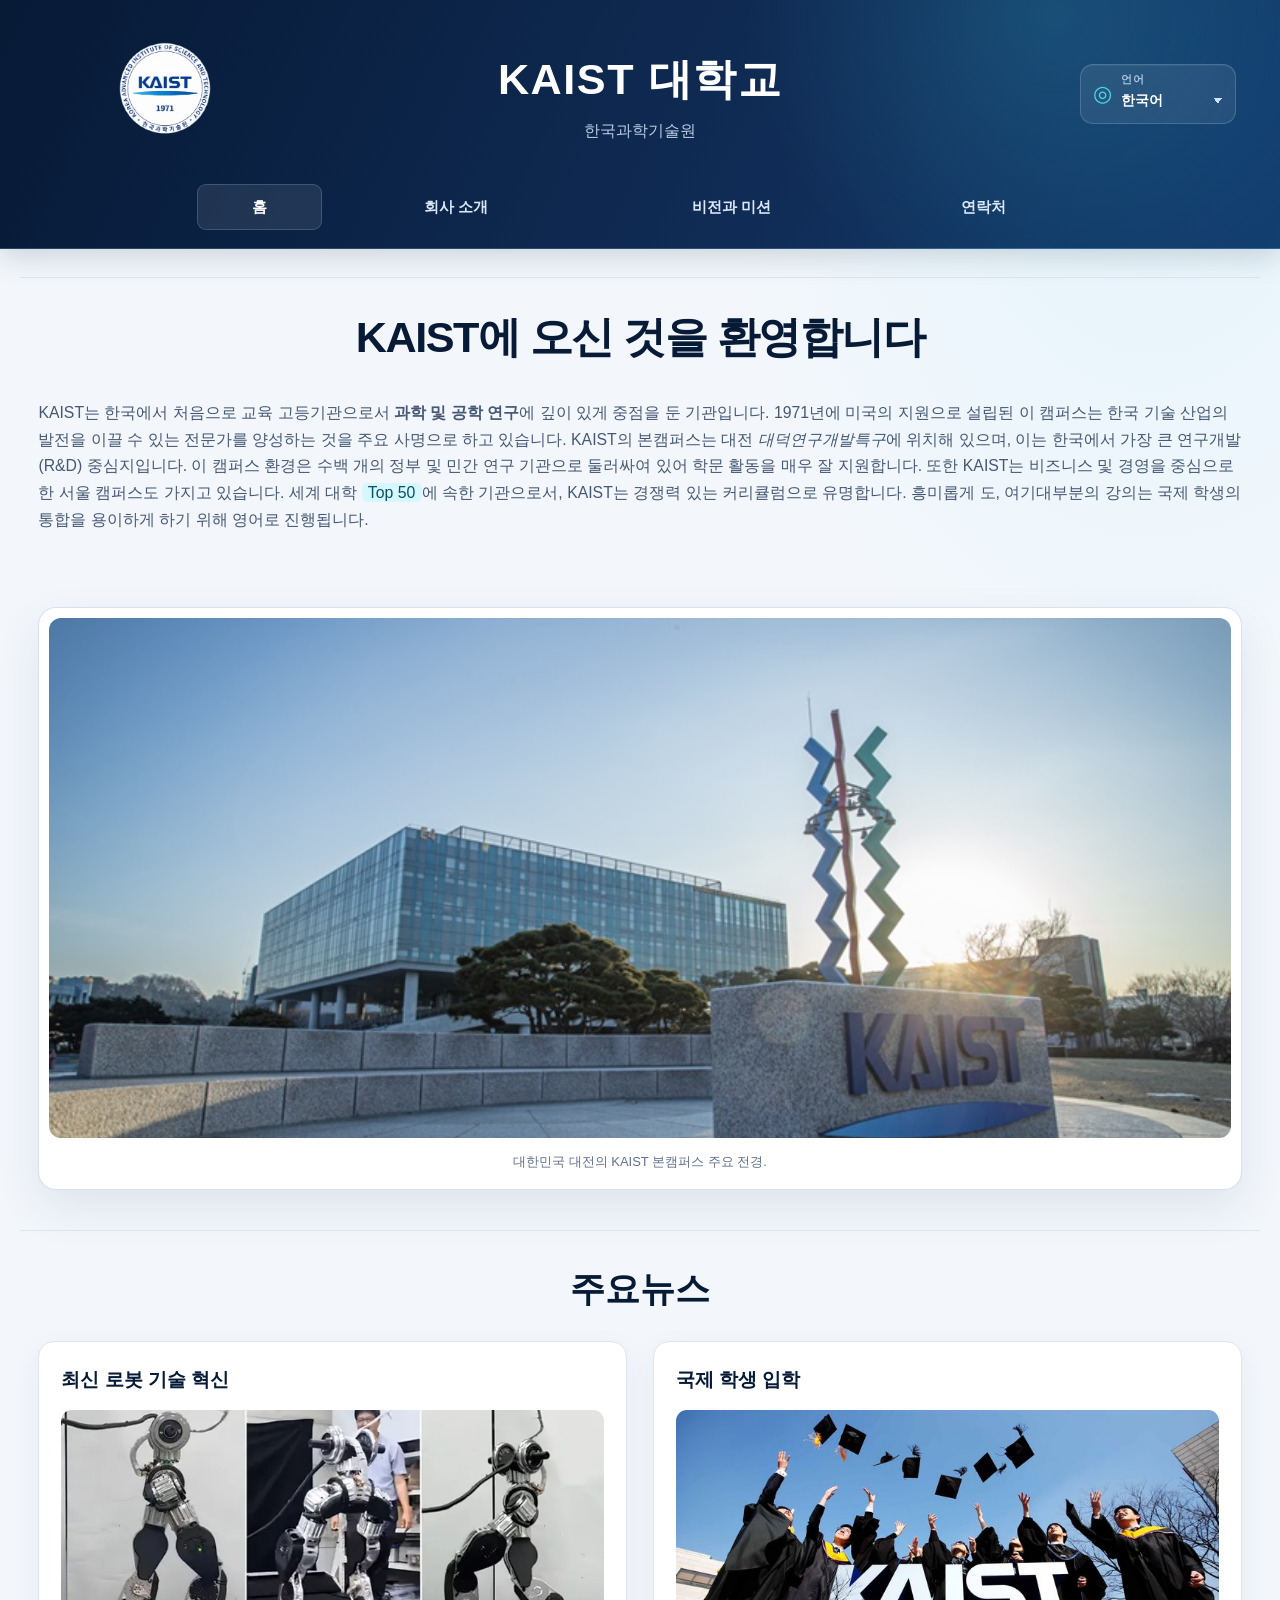
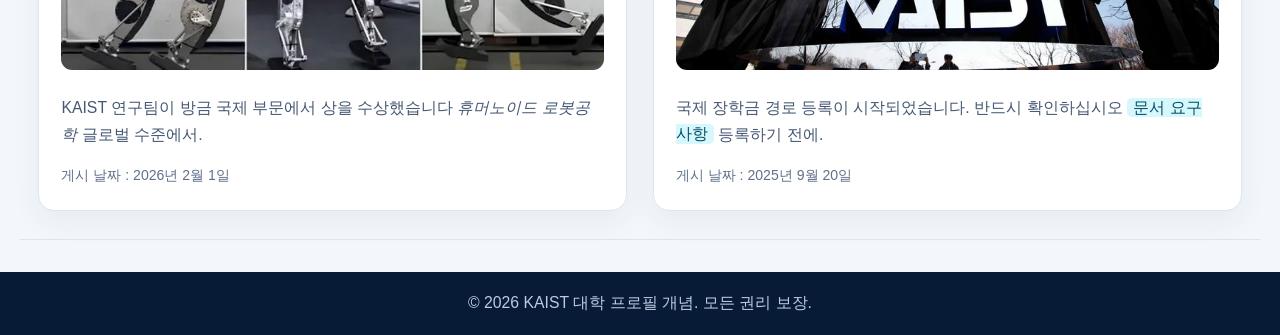
<file: index.html>
<!DOCTYPE html>
<html lang="id">

<head>
    <meta charset="UTF-8">
    <meta name="viewport" content="width=device-width, initial-scale=1.0">
    <meta name="description"
        content="Selamat datang di website resmi KAIST - Korea Advanced Institute of Science and Technology.">
    <title>카이스트 대학교-University of Kaist</title>
    <link rel="stylesheet" href="style.css">
</head>

<body>

    <header>
        <center>
            <table width="100%" border="0" cellpadding="0" cellspacing="0">
                <tr>
                    <td width="25%" align="left">
                        <img src="image/logo_kaist.jpg" alt="Logo Resmi KAIST" width="250" height="150">
                    </td>

                    <td width="50%" align="center">
                        <font size="7"><b>KAIST 대학교</b></font><br>
                        <font size="4">한국과학기술원</font>
                    </td>

                    <td width="25%" align="right">
                        <div class="language-control">
                            <span class="language-icon" aria-hidden="true">◎</span>
                            <label for="language-select">언어</label>
                            <select id="language-select" aria-label="언어 선택">
                                <option value="ko">한국어</option>
                                <option value="en">English</option>
                            </select>
                        </div>
                    </td>
                </tr>
            </table>

            <nav>
                <table width="60%" border="0">
                    <tr>
                        <td align="center"><a href="index.html">홈</a></td>
                        <td align="center"><a href="profil.html">회사 소개</a></td>
                        <td align="center"><a href="jurusan.html">비전과 미션</a></td>
                        <td align="center"><a href="kontak.html">연락처</a></td>
                    </tr>
                </table>
            </nav>
        </center>
    </header>

    <hr>

    <main>
        <article>
            <center>
                <h2>KAIST에 오신 것을 환영합니다</h2>

                <table width="100%" border="0" cellspacing="0" cellpadding="0">
                    <tr>
                        <td align="center">

                            <table width="1500" border="0" cellspacing="0" cellpadding="0">
                                <tr>
                                    <td>
                                        <p align="justify">
                                            KAIST는 한국에서 처음으로 교육 고등기관으로서 <strong>과학 및 공학 연구</strong>에 깊이 있게 중점을 둔 기관입니다.
                                            1971년에 미국의 지원으로 설립된 이 캠퍼스는 한국 기술 산업의 발전을 이끌 수 있는 전문가를 양성하는 것을 주요 사명으로 하고
                                            있습니다. KAIST의 본캠퍼스는 대전 <em>대덕연구개발특구</em>에 위치해 있으며, 이는 한국에서 가장 큰 연구개발(R&D)
                                            중심지입니다. 이 캠퍼스 환경은 수백 개의 정부 및 민간 연구 기관으로 둘러싸여 있어 학문 활동을 매우 잘 지원합니다. 또한 KAIST는
                                            비즈니스 및
                                            경영을 중심으로 한 서울 캠퍼스도 가지고 있습니다. 세계 대학 <mark>Top 50</mark>에 속한 기관으로서, KAIST는 경쟁력
                                            있는 커리큘럼으로 유명합니다. 흥미롭게 도, 여기대부분의 강의는 국제 학생의 통합을 용이하게 하기 위해 영어로 진행됩니다.</p>
                                    </td>
                                </tr>
                            </table>

                        </td>
                    </tr>
                </table>

                <br>

                <figure>
                    <img src="image/kaist.jpg" alt="Pemandangan Udara Kampus KAIST" width="600">
                    <figcaption>
                        <font size="2">대한민국 대전의 KAIST 본캠퍼스 주요 전경.</font>
                    </figcaption>
                </figure>
            </center>
        </article>
    </main>
    
    <hr>

    <main>
        <section>
            <center>
                <table width="1500" border="0" cellpadding="0" cellspacing="0" align="center">
                    <tr>
                        <td align="center">
                            <font size="6"><b>주요뉴스</b></font>
                        </td>
                    </tr>
                </table>

                <table width="1500" border="0" cellpadding="0" cellspacing="0" align="center">
                    <tr>
                        <td align="left" valign="top">

                            <article>
                                <h3><b>최신 로봇 기술 혁신</b></h3>
                                <img src="image/gambarrobotkaist.jpg" width="300">
                                <p align="left">
                                    KAIST 연구팀이 방금 국제 부문에서 상을 수상했습니다
                                    <em>휴머노이드 로봇공학</em> 글로벌 수준에서.
                                </p>
                                <p align="left">게시 날짜 : <time datetime="2026-02-01">2026년 2월 1일</time></p>
                            </article>

                            <br><br>
                            <article>
                                <h3><b>국제 학생 입학</b></h3>
                                <img src="image/gambarspmbkaist.jpg" width="300">
                                <p align="left">
                                    국제 장학금 경로 등록이 시작되었습니다. 반드시 확인하십시오
                                    <mark>문서 요구 사항</mark> 등록하기 전에.
                                </p>
                                <p align="left">게시 날짜 : <time datetime="2025-09-20">2025년 9월 20일</time></p>
                            </article>

                        </td>
                    </tr>
                </table>
            </center>
        </section>
    </main>

    <hr>

    <footer>
        <center>
            <p>&copy; 2026 KAIST 대학 프로필 개념. 모든 권리 보장.</p>
        </center>
    </footer>
    <script src="script.js" defer></script>
</body>

</html>
</file>
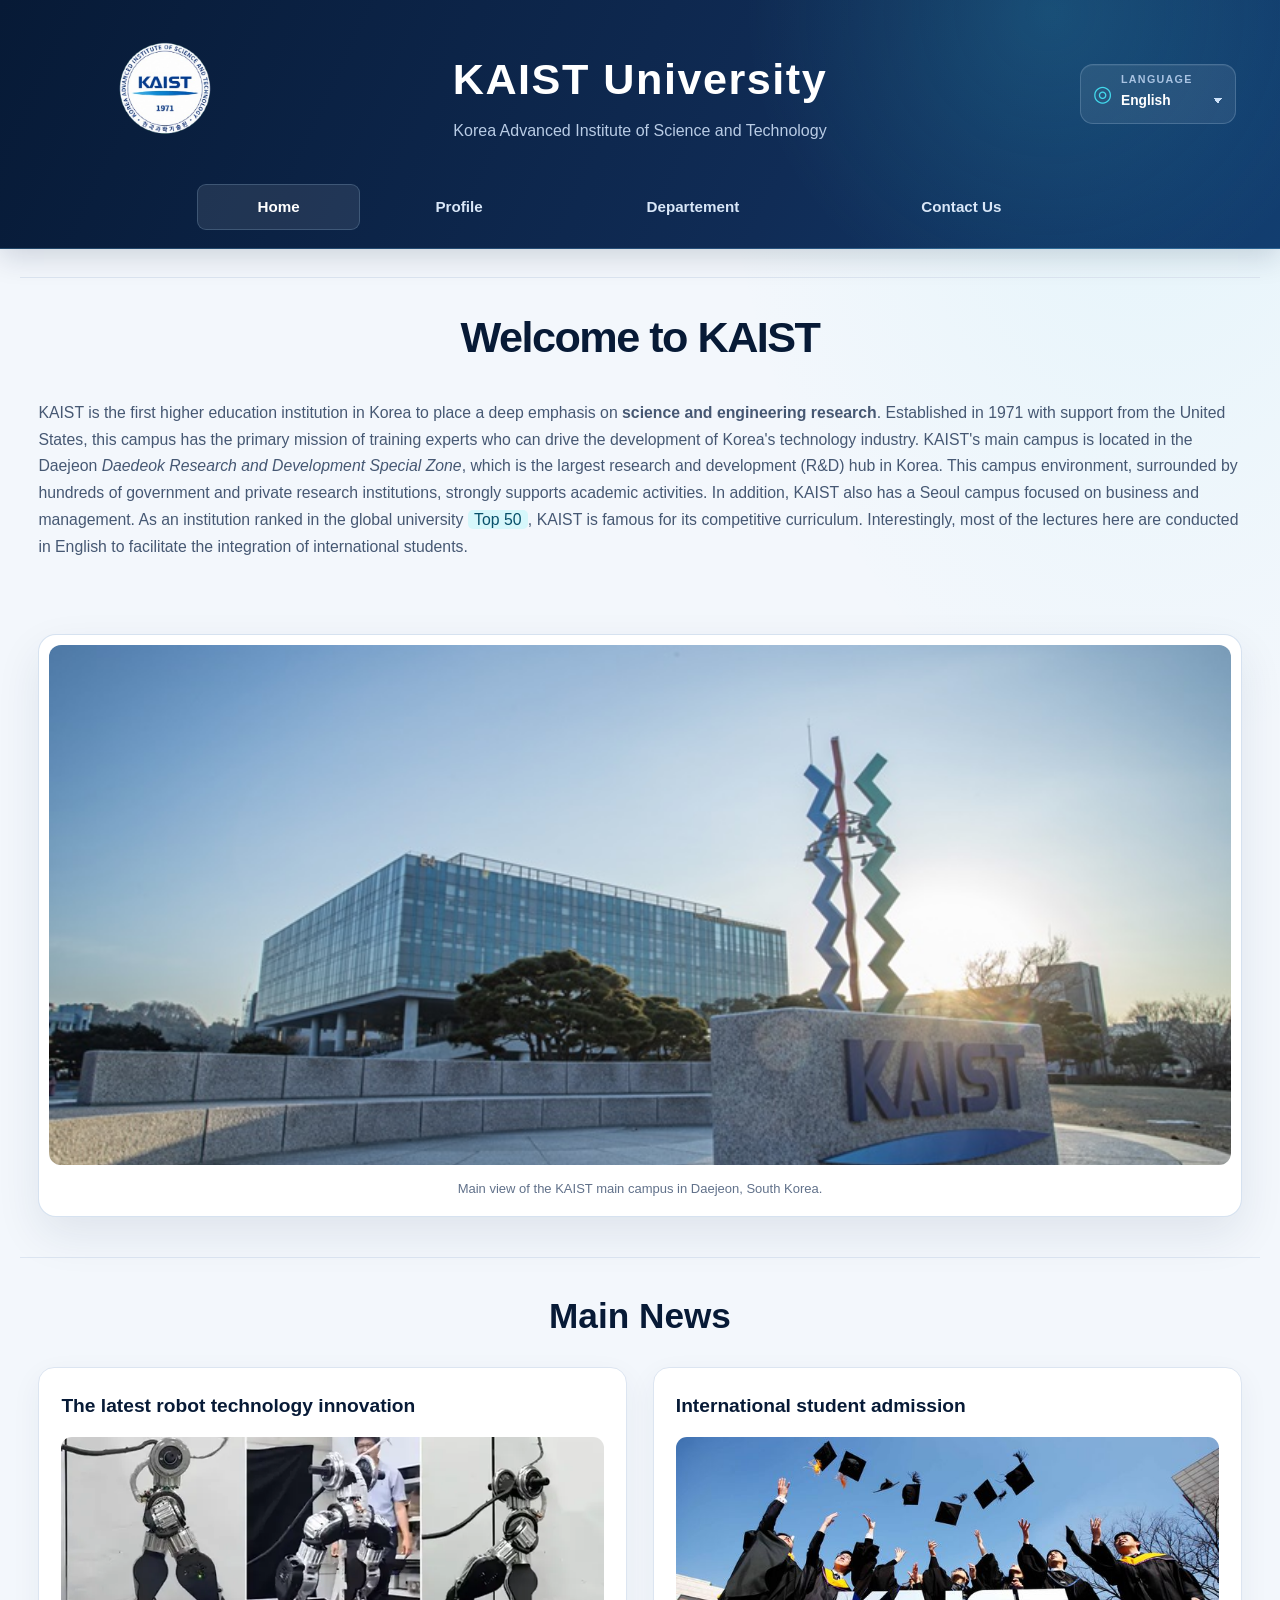
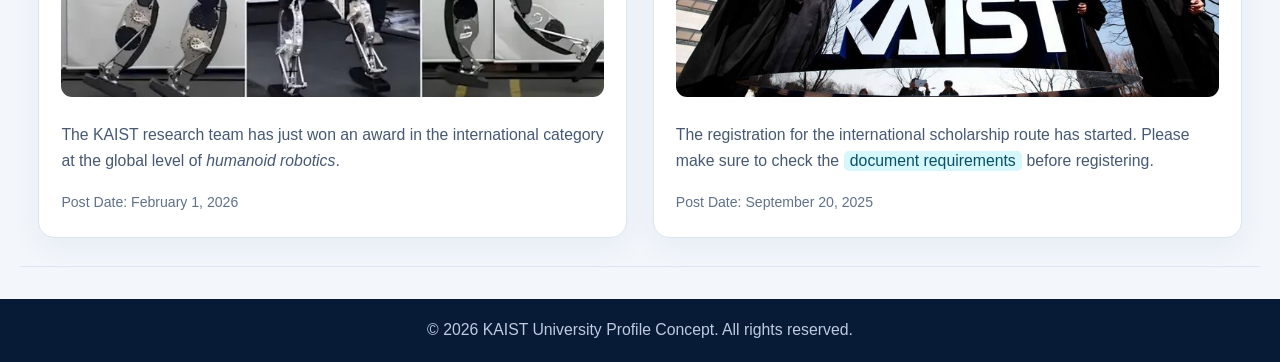
<file: index_english.html>
<!DOCTYPE html>
<html lang="en">

<head>
    <meta charset="UTF-8">
    <meta name="viewport" content="width=device-width, initial-scale=1.0">
    <meta name="description"
        content="Selamat datang di website resmi KAIST - Korea Advanced Institute of Science and Technology.">
    <title>카이스트 대학교-University of Kaist</title>
    <link rel="stylesheet" href="style.css">
</head>

<body>

    <header>
        <center>
            <table width="100%" border="0" cellpadding="0" cellspacing="0">
                <tr>
                    <td width="25%" align="left">
                        <img src="image/logo_kaist.jpg" alt="Logo Resmi KAIST" width="250" height="150">
                    </td>

                    <td width="50%" align="center">
                        <font size="7"><b>KAIST University</b></font><br>
                        <font size="4">Korea Advanced Institute of Science and Technology</font>
                    </td>

                    <td width="25%" align="right">
                        <div class="language-control">
                            <span class="language-icon" aria-hidden="true">◎</span>
                            <label for="language-select">Language</label>
                            <select id="language-select" aria-label="Choose language">
                                <option value="ko">한국어</option>
                                <option value="en">English</option>
                            </select>
                        </div>
                    </td>
                </tr>
            </table>

            <nav>
                <table width="60%" border="0">
                    <tr>
                        <td align="center"><a href="index_english.html">Home</a></td>
                        <td align="center"><a href="profil_english.html">Profile</a></td>
                        <td align="center"><a href="jurusan_english.html">Departement</a></td>
                        <td align="center"><a href="kontak_english.html">Contact Us</a></td>
                    </tr>
                </table>
            </nav>
        </center>
    </header>

    <hr>

    <main>
        <article>
            <center>
                <h2>Welcome to KAIST</h2>

                <table width="100%" border="0" cellspacing="0" cellpadding="0">
                    <tr>
                        <td align="center">

                            <table width="1500" border="0" cellspacing="0" cellpadding="0">
                                <tr>
                                    <td>
                                        <p align="justify">
                                            KAIST is the first higher education institution in Korea to place a deep 
                                            emphasis on <strong>science and engineering research</strong>. Established in 1971 with 
                                            support from the United States, this campus has the primary mission of training experts who can drive 
                                            the development of Korea's technology industry. KAIST's main campus is located in the Daejeon <em>Daedeok Research and Development 
                                            Special Zone</em>, which is the largest research and development (R&D) hub in Korea. This campus environment, surrounded by hundreds 
                                            of government and private research institutions, strongly supports academic activities. In addition, KAIST also has a Seoul campus focused on business and management. 
                                            As an institution ranked in the global university <mark>Top 50</mark>, KAIST is famous for its competitive curriculum. Interestingly, most of the lectures 
                                            here are conducted in English to facilitate the integration of international students.</p>
                                    </td>
                                </tr>
                            </table>

                        </td>
                    </tr>
                </table>

                <br>

                <figure>
                    <img src="image/kaist.jpg" alt="Pemandangan Udara Kampus KAIST" width="600">
                    <figcaption>
                        <font size="2">Main view of the KAIST main campus in Daejeon, South Korea.</font>
                    </figcaption>
                </figure>
            </center>
        </article>
    </main>

    <hr>

    <main>
        <section>
            <center>
                <table width="1500" border="0" cellpadding="0" cellspacing="0" align="center">
                    <tr>
                        <td align="center">
                            <font size="6"><b>Main News</b></font>
                        </td>
                    </tr>
                </table>

                <table width="1500" border="0" cellpadding="0" cellspacing="0" align="center">
                    <tr>
                        <td align="left" valign="top">

                            <article>
                                <h3><b>The latest robot technology innovation</b></h3>
                                <img src="image/gambarrobotkaist.jpg" width="300">
                                <p align="left">
                                    The KAIST research team has just won an award in the 
                                    international category at the global level of <em>humanoid robotics</em>.
                                </p>
                                <p align="left">Post Date: <time datetime="2026-02-01">February 1, 2026</time></p>
                            </article>

                            <br><br>
                            <article>
                                <h3><b>International student admission</b></h3>
                                <img src="image/gambarspmbkaist.jpg" width="300">
                                <p align="left">
                                  The registration for the international scholarship route has started. Please make sure to check the 
                                  <mark>document requirements</mark> before registering.  
                                </p>
                                <p align="left">Post Date: <time datetime="2025-09-20">September 20, 2025</time></p>
                            </article>

                        </td>
                    </tr>
                </table>
            </center>
        </section>
    </main>

    <hr>

    <footer>
        <center>
            <p>&copy; 2026 KAIST University Profile Concept. All rights reserved.</p>
        </center>
    </footer>
    <script src="script.js" defer></script>
</body>

</html>
</file>
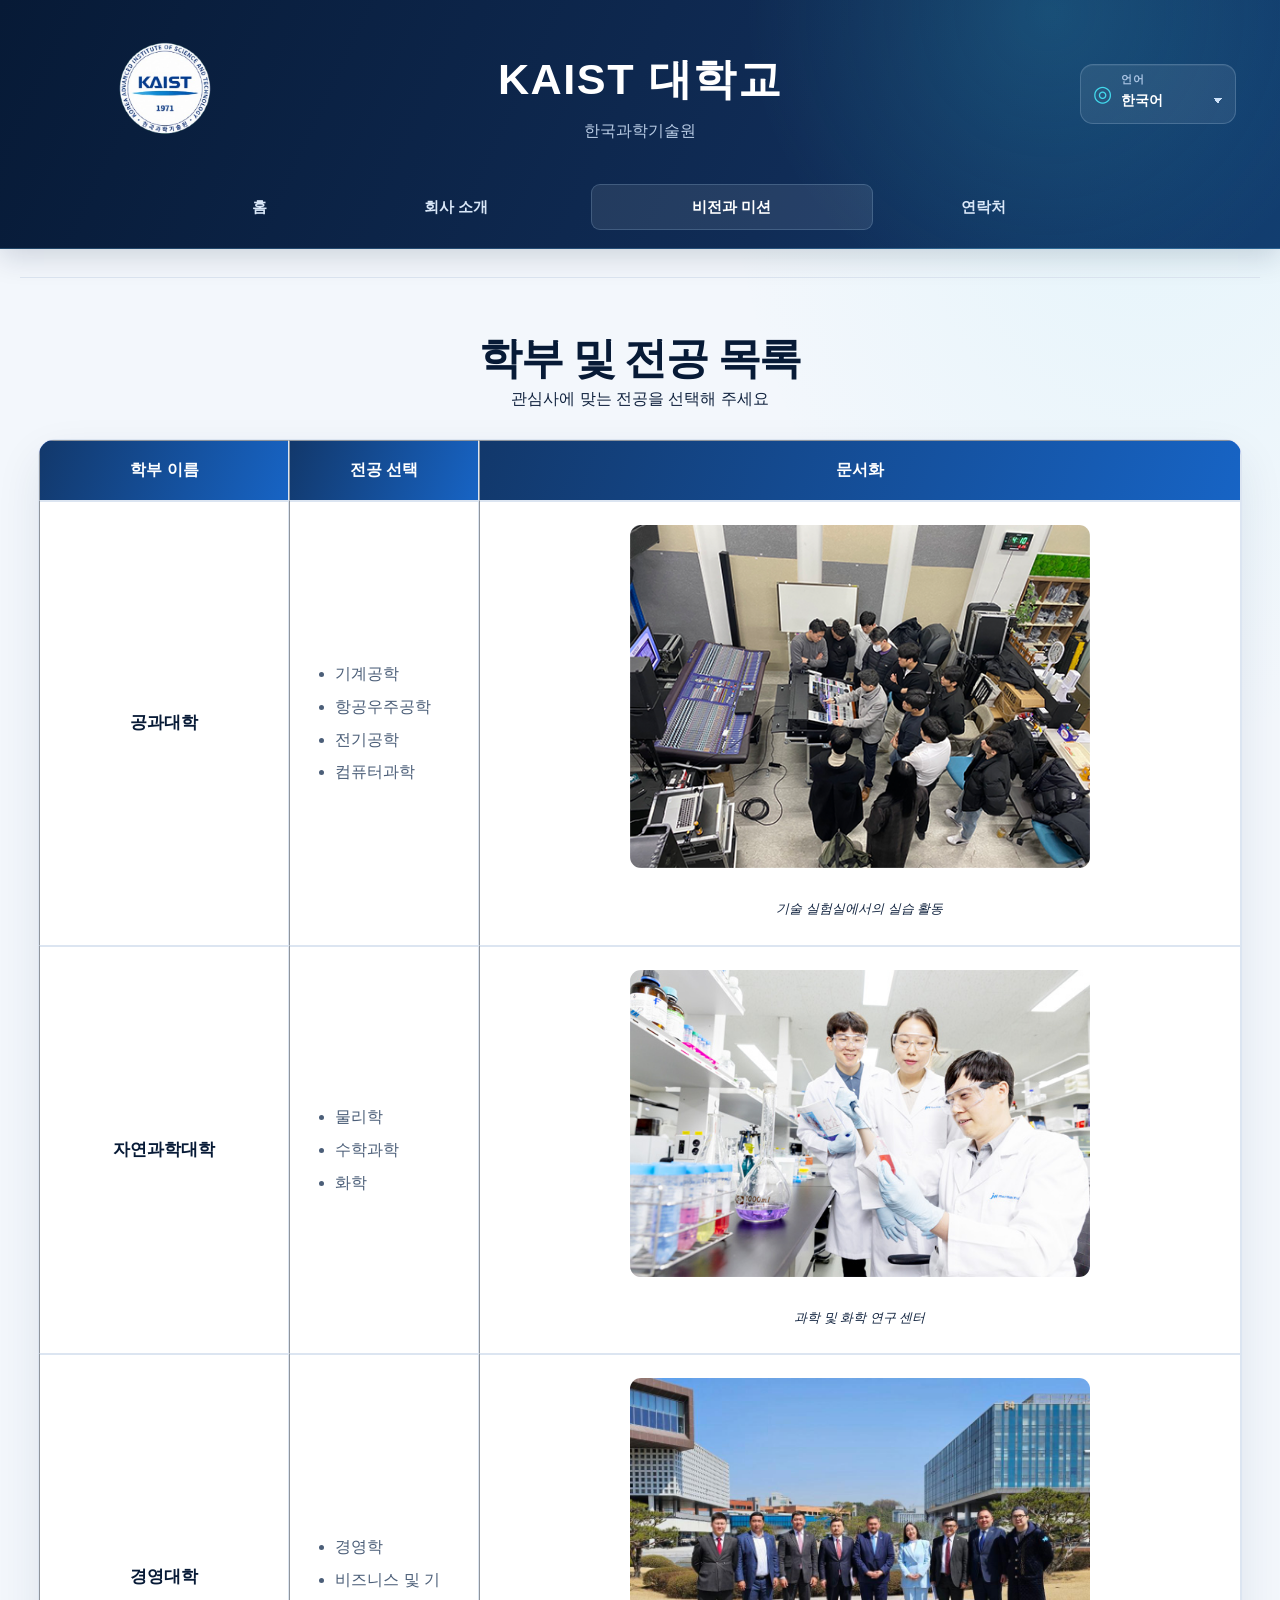
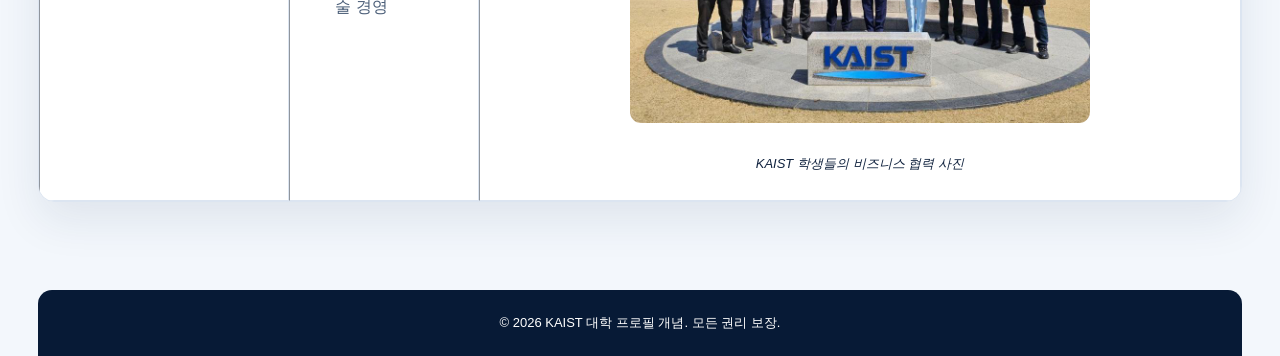
<file: jurusan.html>
<!DOCTYPE html>
<html lang="id">

<head>
    <meta charset="UTF-8">
    <meta name="viewport" content="width=device-width, initial-scale=1.0">
    <meta name="description"
        content="Selamat datang di website resmi KAIST - Korea Advanced Institute of Science and Technology.">
    <title>카이스트 대학교-University of Kaist</title>
    <link rel="stylesheet" href="style.css">
</head>

<body>

    <header>
        <center>
            <table width="100%" border="0" cellpadding="0" cellspacing="0">
                <tr>
                    <td width="25%" align="left">
                        <img src="image/logo_kaist.jpg" alt="Logo Resmi KAIST" width="250" height="150">
                    </td>

                    <td width="50%" align="center">
                        <font size="7"><b>KAIST 대학교</b></font><br>
                        <font size="4">한국과학기술원</font>
                    </td>

                    <td width="25%" align="right">
                        <div class="language-control">
                            <span class="language-icon" aria-hidden="true">◎</span>
                            <label for="language-select">언어</label>
                            <select id="language-select" aria-label="언어 선택">
                                <option value="ko">한국어</option>
                                <option value="en">English</option>
                            </select>
                        </div>
                    </td>
                </tr>
            </table>

            <nav>
                <table width="60%" border="0">
                    <tr>
                        <td align="center"><a href="index.html">홈</a></td>
                        <td align="center"><a href="profil.html">회사 소개</a></td>
                        <td align="center"><a href="jurusan.html">비전과 미션</a></td>
                        <td align="center"><a href="kontak.html">연락처</a></td>
                    </tr>
                </table>
            </nav>
        </center>
    </header>

    <hr>

    <main>
        <center>
            <br>
            <font size="6"><b>학부 및 전공 목록</b></font>
            <br>
            <font size="3">관심사에 맞는 전공을 선택해 주세요</font>
            <br><br>

            <table width="1200" border="1" bgcolor="white" cellpadding="15" cellspacing="0">
                <tr bgcolor="royalblue">
                    <th>
                        <font color="white">학부 이름</font>
                    </th>
                    <th>
                        <font color="white">전공 선택</font>
                    </th>
                    <th>
                        <font color="white">문서화</font>
                    </th>
                </tr>

                <tr>
                    <td align="center" width="250">
                        <b>공과대학</b><br>
                    </td>
                    <td>
                        <ul>
                            <li>기계공학</li>
                            <li>항공우주공학</li>
                            <li>전기공학</li>
                            <li>컴퓨터과학</li>
                        </ul>
                    </td>
                    <td align="center">
                        <img src="image/dokumentasiteknik.jpg" width="450"><br>
                        <font size="2"><i>기술 실험실에서의 실습 활동</i></font>
                    </td>
                </tr>

                <tr>
                    <td align="center">
                        <b>자연과학대학</b><br>
                    </td>
                    <td>
                        <ul>
                            <li>물리학</li>
                            <li>수학과학</li>
                            <li>화학</li>
                        </ul>
                    </td>
                    <td align="center">
                        <img src="image/dokumentasisains.jpg" width="450"><br>
                        <font size="2"><i>과학 및 화학 연구 센터</i></font>
                    </td>
                </tr>

                <tr>
                    <td align="center">
                        <b>경영대학</b><br>
                    <td>
                        <ul>
                            <li>경영학</li>
                            <li>비즈니스 및 기술 경영</li>
                        </ul>
                    </td>
                    <td align="center">
                        <img src="image/dokumentasibisnis.jpg" width="450"><br>
                        <font size="2"><i>KAIST 학생들의 비즈니스 협력 사진</i></font>
                    </td>
                </tr>
            </table>

            <br><br>

            <table width="100%" bgcolor="black" cellpadding="20" border="0">
                <tr>
                    <td align="center">
                        <font color="white" size="2">
                            <p>&copy; 2026 KAIST 대학 프로필 개념. 모든 권리 보장.</p>
                        </font>
                    </td>
                </tr>
            </table>
        </center>
    </main>
    <script src="script.js" defer></script>
</body>
</html>
</file>
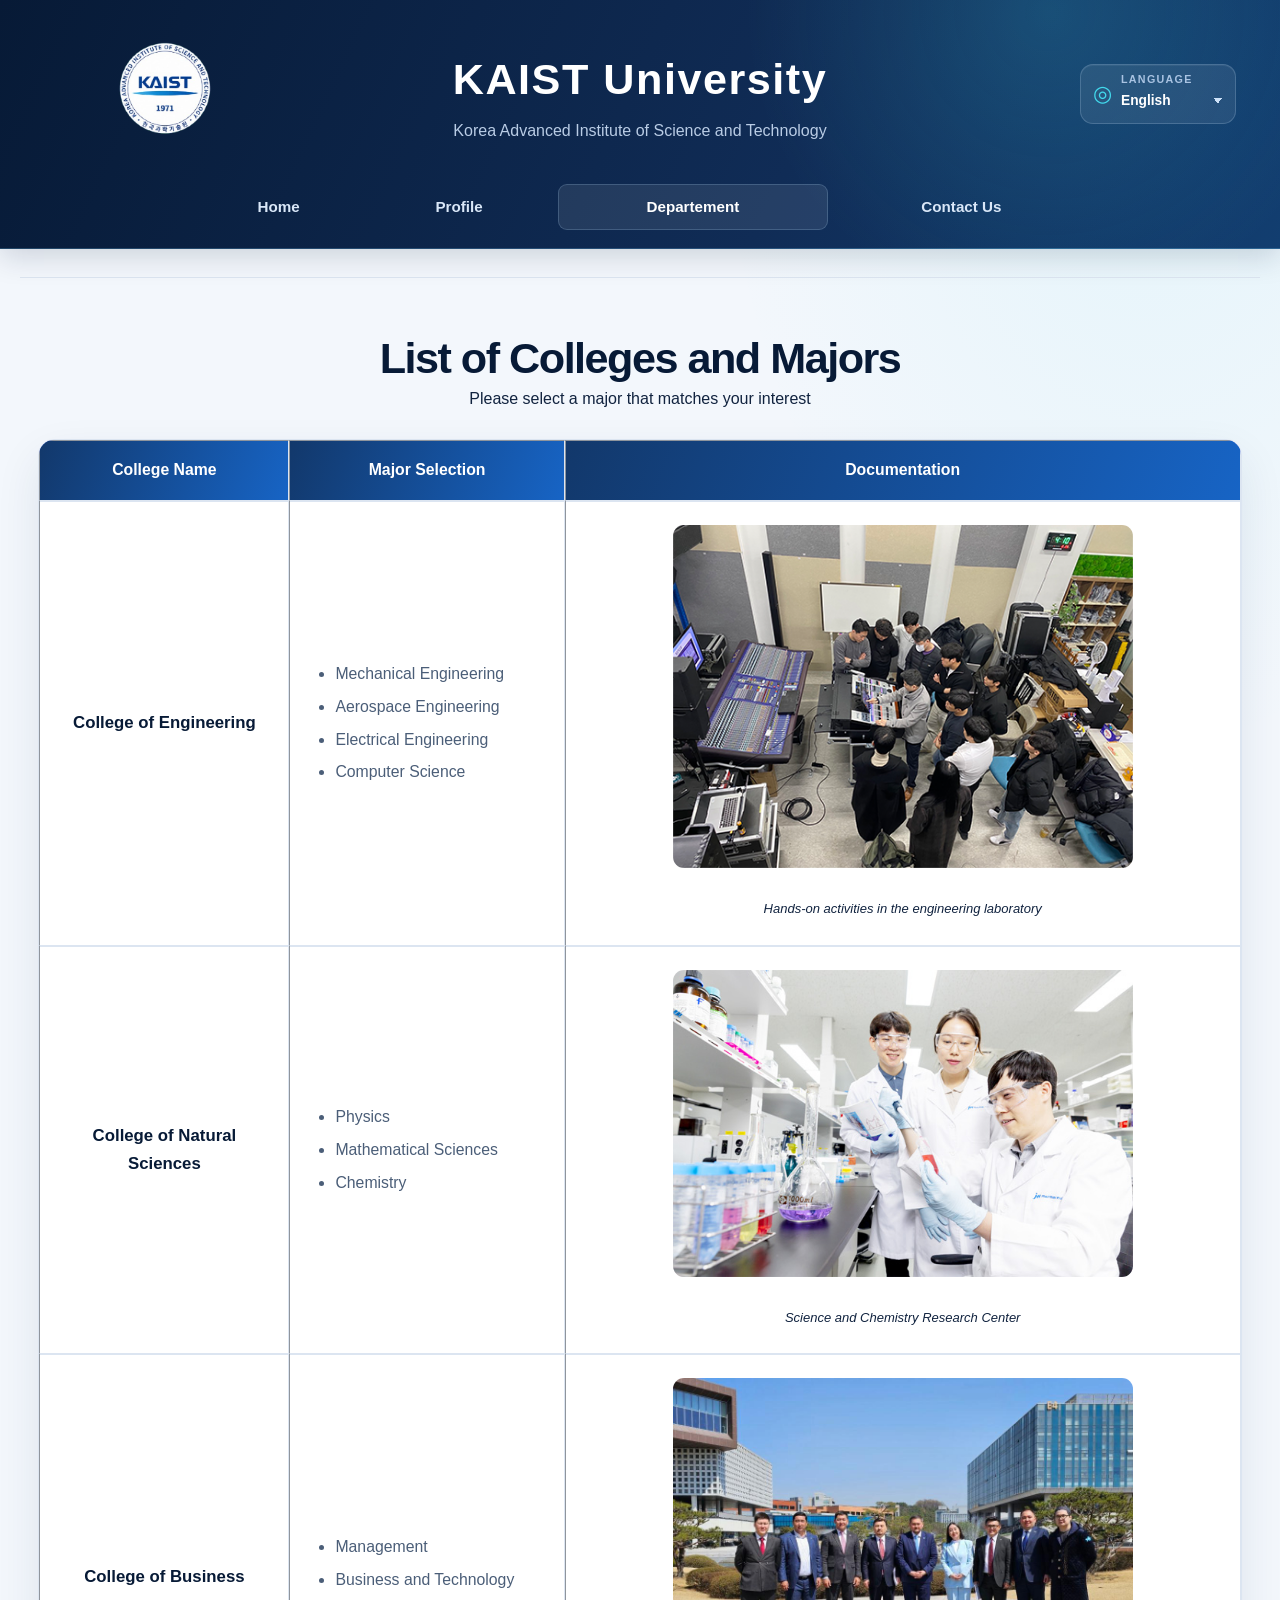
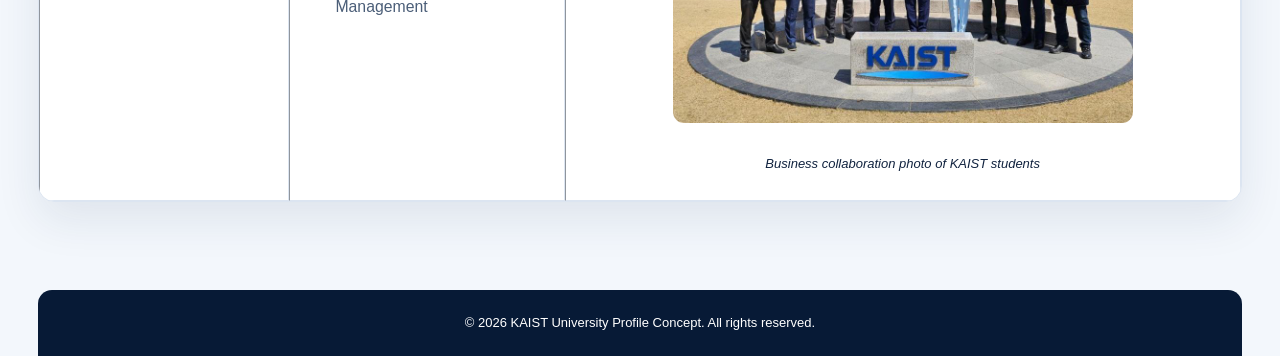
<file: jurusan_english.html>
<!DOCTYPE html>
<html lang="en">

<head>
    <meta charset="UTF-8">
    <meta name="viewport" content="width=device-width, initial-scale=1.0">
    <meta name="description"
        content="Welcome to the official website of KAIST - Korea Advanced Institute of Science and Technology.">
    <title>카이스트 대학교-University of Kaist</title>
    <link rel="stylesheet" href="style.css">
</head>

<body>

    <header>
        <center>
            <table width="100%" border="0" cellpadding="0" cellspacing="0">
                <tr>
                    <td width="25%" align="left">
                        <img src="image/logo_kaist.jpg" alt="Official KAIST Logo" width="250" height="150">
                    </td>

                    <td width="50%" align="center">
                        <font size="7"><b>KAIST University</b></font><br>
                        <font size="4">Korea Advanced Institute of Science and Technology</font>
                    </td>

                    <td width="25%" align="right">
                        <div class="language-control">
                            <span class="language-icon" aria-hidden="true">◎</span>
                            <label for="language-select">Language</label>
                            <select id="language-select" aria-label="Choose language">
                                <option value="ko">한국어</option>
                                <option value="en">English</option>
                            </select>
                        </div>
                    </td>
                </tr>
            </table>

            <nav>
                <table width="60%" border="0">
                    <tr>
                        <td align="center"><a href="index_english.html">Home</a></td>
                        <td align="center"><a href="profil_english.html">Profile</a></td>
                        <td align="center"><a href="jurusan_english.html">Departement</a></td>
                        <td align="center"><a href="kontak_english.html">Contact Us</a></td>
                    </tr>
                </table>
            </nav>
        </center>
    </header>

    <hr>

    <main>
        <center>
            <br>
            <font size="6"><b>List of Colleges and Majors</b></font>
            <br>
            <font size="3">Please select a major that matches your interest</font>
            <br><br>

            <table width="1200" border="1" bgcolor="white" cellpadding="15" cellspacing="0">
                <tr bgcolor="royalblue">
                    <th>
                        <font color="white">College Name</font>
                    </th>
                    <th>
                        <font color="white">Major Selection</font>
                    </th>
                    <th>
                        <font color="white">Documentation</font>
                    </th>
                </tr>

                <tr>
                    <td align="center" width="250">
                        <b>College of Engineering</b><br>
                    </td>
                    <td>
                        <ul>
                            <li>Mechanical Engineering</li>
                            <li>Aerospace Engineering</li>
                            <li>Electrical Engineering</li>
                            <li>Computer Science</li>
                        </ul>
                    </td>
                    <td align="center">
                        <img src="image/dokumentasiteknik.jpg" width="450"><br>
                        <font size="2"><i>Hands-on activities in the engineering laboratory</i></font>
                    </td>
                </tr>

                <tr>
                    <td align="center">
                        <b>College of Natural Sciences</b><br>
                    </td>
                    <td>
                        <ul>
                            <li>Physics</li>
                            <li>Mathematical Sciences</li>
                            <li>Chemistry</li>
                        </ul>
                    </td>
                    <td align="center">
                        <img src="image/dokumentasisains.jpg" width="450"><br>
                        <font size="2"><i>Science and Chemistry Research Center</i></font>
                    </td>
                </tr>

                <tr>
                    <td align="center">
                        <b>College of Business</b><br>
                    <td>
                        <ul>
                            <li>Management</li>
                            <li>Business and Technology Management</li>
                        </ul>
                    </td>
                    <td align="center">
                        <img src="image/dokumentasibisnis.jpg" width="450"><br>
                        <font size="2"><i>Business collaboration photo of KAIST students</i></font>
                    </td>
                </tr>
            </table>

            <br><br>

            <table width="100%" bgcolor="black" cellpadding="20" border="0">
                <tr>
                    <td align="center">
                        <font color="white" size="2">
                            <p>&copy; 2026 KAIST University Profile Concept. All rights reserved.</p>
                        </font>
                    </td>
                </tr>
            </table>
        </center>
    </main>

    <script src="script.js" defer></script>
</body>
</html>
</file>
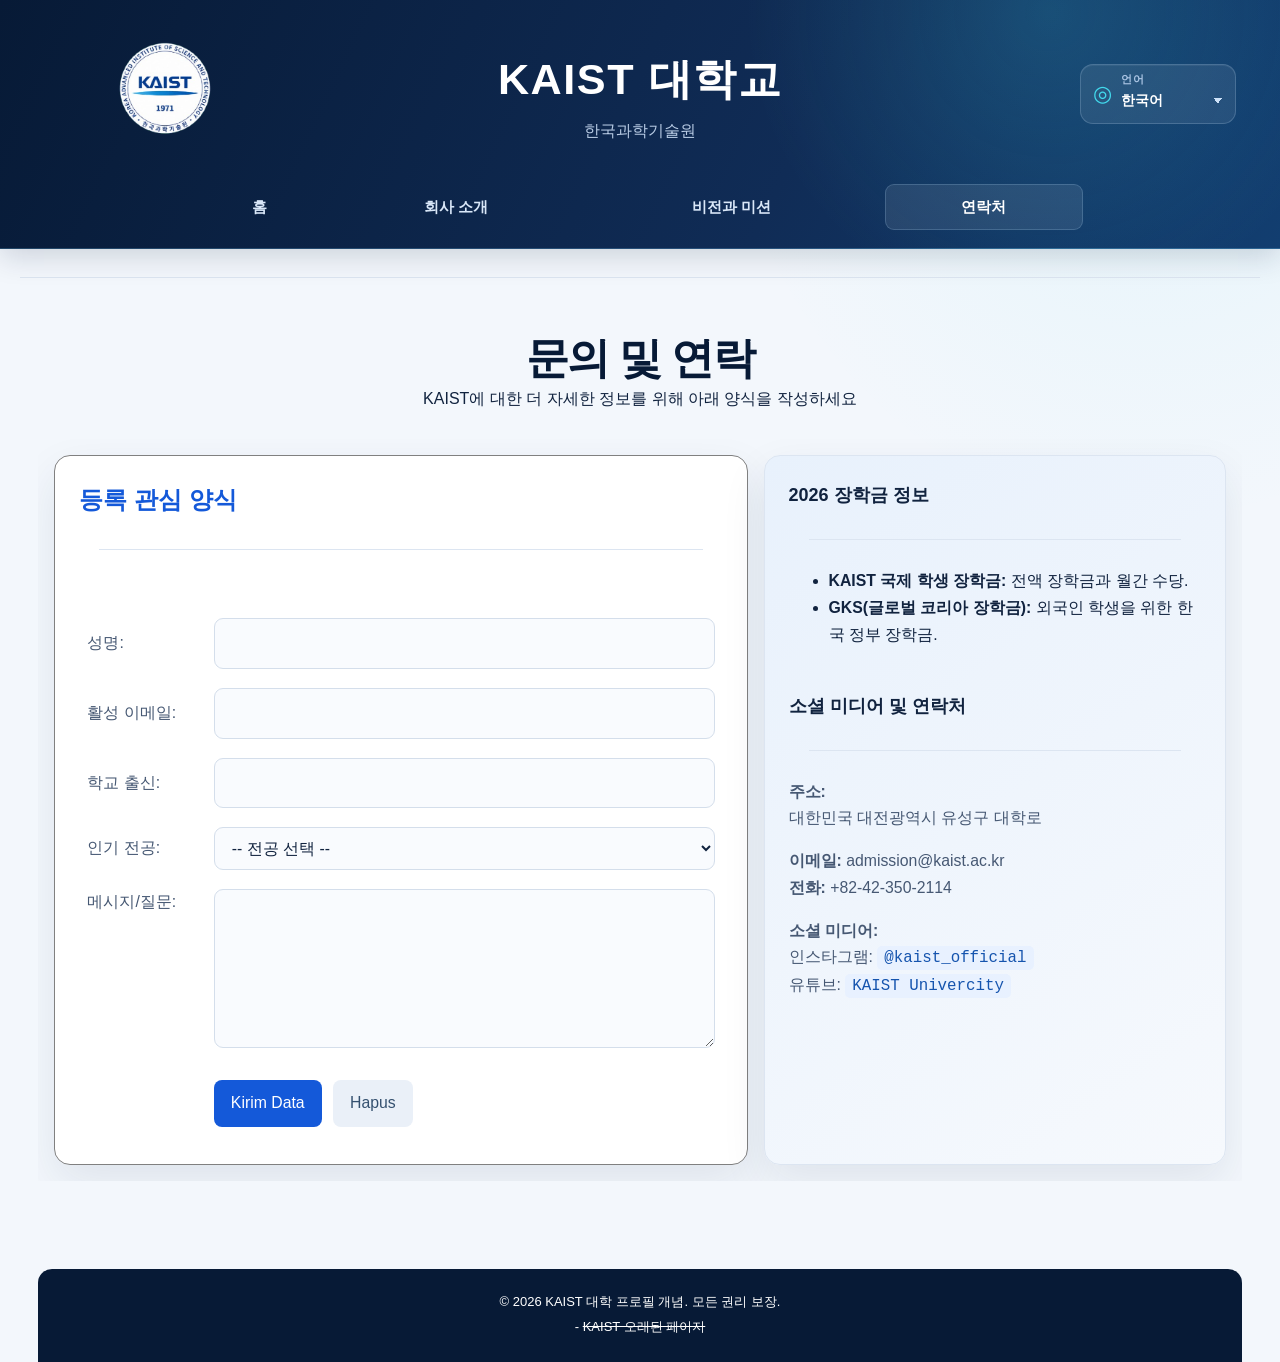
<file: kontak.html>
<!DOCTYPE html>
<html lang="id">

<head>
    <meta charset="UTF-8">
    <meta name="viewport" content="width=device-width, initial-scale=1.0">
    <meta name="description"
        content="Selamat datang di website resmi KAIST - Korea Advanced Institute of Science and Technology.">
    <title>카이스트 대학교-University of Kaist</title>
    <link rel="stylesheet" href="style.css">
</head>

<body>

    <header>
        <center>
            <table width="100%" border="0" cellpadding="0" cellspacing="0">
                <tr>
                    <td width="25%" align="left">
                        <img src="image/logo_kaist.jpg" alt="Logo Resmi KAIST" width="250" height="150">
                    </td>

                    <td width="50%" align="center">
                        <font size="7"><b>KAIST 대학교</b></font><br>
                        <font size="4">한국과학기술원</font>
                    </td>

                    <td width="25%" align="right">
                        <div class="language-control">
                            <span class="language-icon" aria-hidden="true">◎</span>
                            <label for="language-select">언어</label>
                            <select id="language-select" aria-label="언어 선택">
                                <option value="ko">한국어</option>
                                <option value="en">English</option>
                            </select>
                        </div>
                    </td>
                </tr>
            </table>

            <nav>
                <table width="60%" border="0">
                    <tr>
                        <td align="center"><a href="index.html">홈</a></td>
                        <td align="center"><a href="profil.html">회사 소개</a></td>
                        <td align="center"><a href="jurusan.html">비전과 미션</a></td>
                        <td align="center"><a href="kontak.html">연락처</a></td>
                    </tr>
                </table>
            </nav>
        </center>
    </header>

    <hr>

    <main>
        <center>
            <br>
            <font size="6"><b>문의 및 연락</b></font>
            <br>
            <font size="3">KAIST에 대한 더 자세한 정보를 위해 아래 양식을 작성하세요</font>
            <br><br>

            <table width="1200" border="0" cellpadding="20" cellspacing="0">
                <tr>
                    <td width="60%" valign="top" bgcolor="white" style="border: 1px solid gray;">
                        <font size="5" color="royalblue"><b>등록 관심 양식</b></font>
                        <hr align="left" width="50" color="royalblue">
                        <br>

                        <form>
                            <table width="100%" border="0" cellpadding="10">
                                <tr>
                                    <td>성명:</td>
                                    <td><input type="text" name="nama" size="40"></td>
                                </tr>
                                <tr>
                                    <td>활성 이메일:</td>
                                    <td><input type="email" name="email" size="40"></td>
                                </tr>
                                <tr>
                                    <td>학교 출신:</td>
                                    <td><input type="text" name="sekolah" size="40"></td>
                                </tr>
                                <tr>
                                    <td>인기 전공:</td>
                                    <td>
                                        <select name="jurusan">
                                            <option>-- 전공 선택 --</option>
                                            <option>공학</option>
                                            <option>자연과학</option>
                                            <option>비즈니스</option>
                                        </select>
                                    </td>
                                </tr>
                                <tr>
                                    <td valign="top">메시지/질문:</td>
                                    <td><textarea name="pesan" rows="5" cols="31"></textarea></td>
                                </tr>
                                <tr>
                                    <td></td>
                                    <td>
                                        <input type="submit" value="Kirim Data">
                                        <input type="reset" value="Hapus">
                                    </td>
                                </tr>
                            </table>
                        </form>
                    </td>

                    <td width="40%" valign="top" bgcolor="lightgrey">
                        <font size="4"><b>2026 장학금 정보</b></font><br>
                        <hr align="left" width="30" color="black">
                        <ul>
                            <li><b>KAIST 국제 학생 장학금:</b> 전액 장학금과 월간 수당.</li>
                            <li><b>GKS(글로벌 코리아 장학금):</b> 외국인 학생을 위한 한국 정부 장학금.
                            </li>
                        </ul>

                        <br>

                        <font size="4"><b>소셜 미디어 및 연락처</b></font><br>
                        <hr align="left" width="30" color="black">
                        <p>
                            <b>주소:</b><br>
                            대한민국 대전광역시 유성구 대학로
                        </p>
                        <p>
                            <b>이메일:</b> admission@kaist.ac.kr<br>
                            <b>전화:</b> +82-42-350-2114
                        </p>
                        <p>
                            <b>소셜 미디어:</b><br>
                            인스타그램: <code>@kaist_official</code><br>
                            유튜브: <code>KAIST Univercity</code>
                        </p>
                    </td>
                </tr>
            </table>

            <br><br>

            <table width="100%" bgcolor="black" cellpadding="20" border="0">
                <tr>
                    <td align="center">
                        <font color="white" size="2">
                          <p>&copy; 2026 KAIST 대학 프로필 개념. 모든 권리 보장.</p> - <del>KAIST 오래된 페이지</del>
                        </font>
                    </td>
                </tr>
            </table>
        </center>
    </main>
    <script src="script.js" defer></script>
</body>
</file>
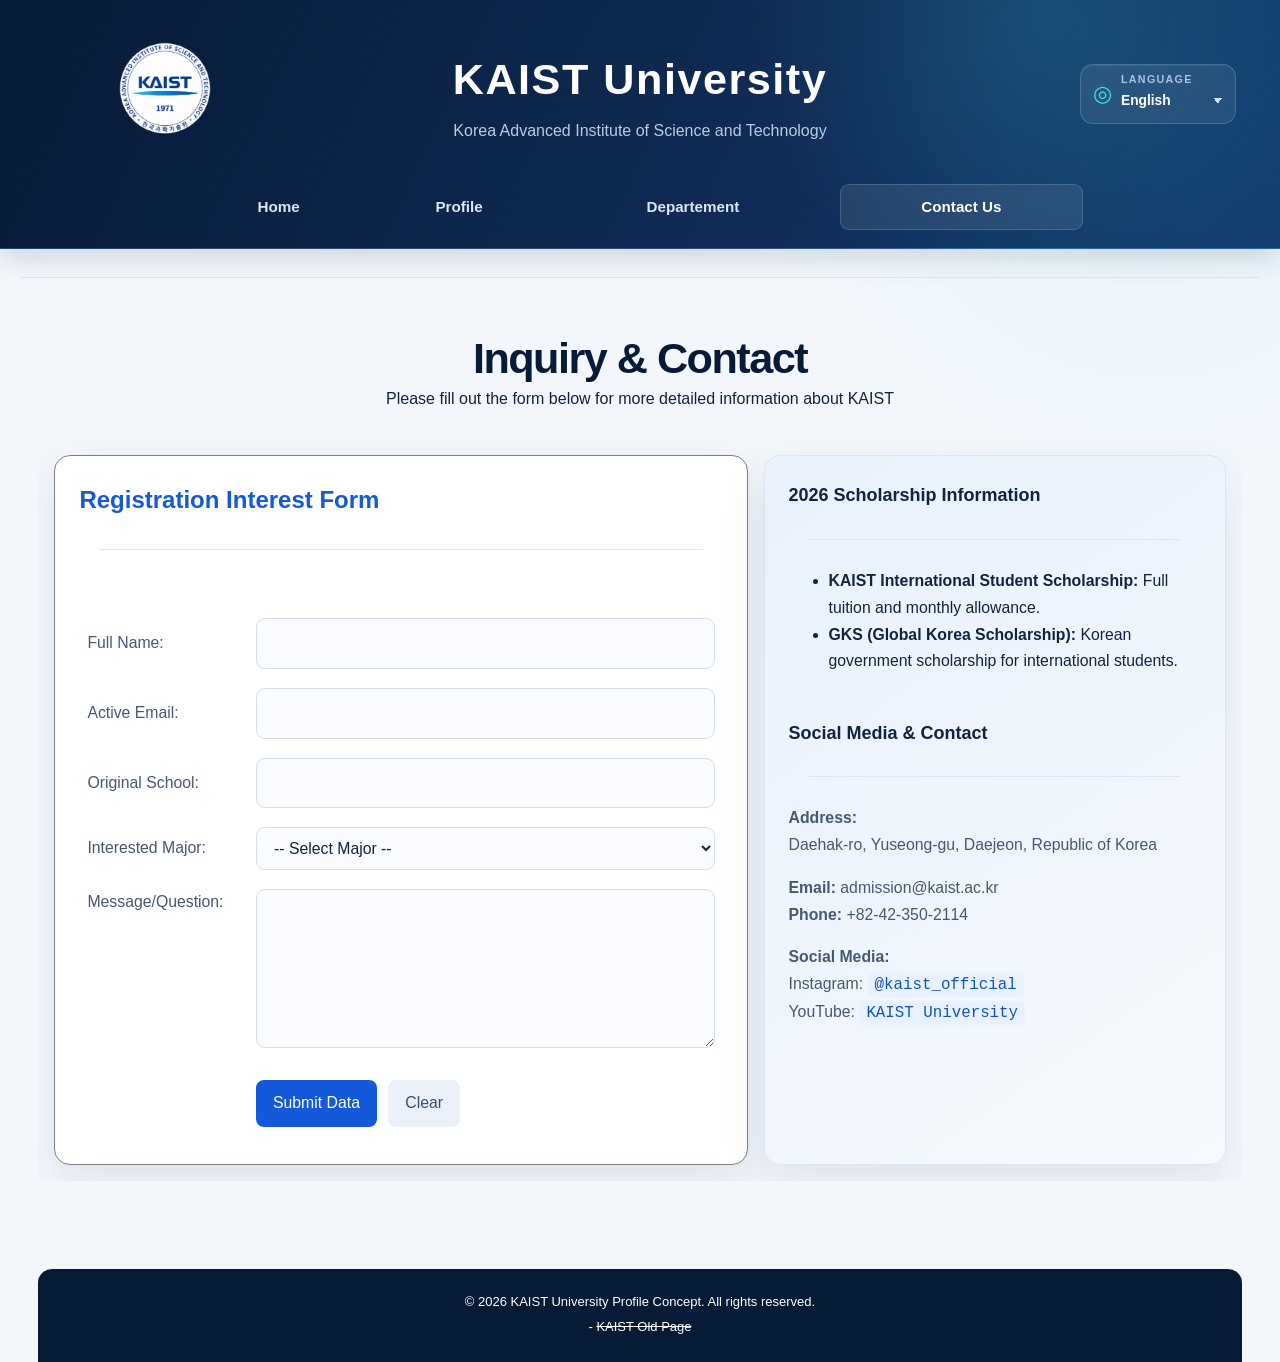
<file: kontak_english.html>
<!DOCTYPE html>
<html lang="en">

<head>
    <meta charset="UTF-8">
    <meta name="viewport" content="width=device-width, initial-scale=1.0">
    <meta name="description"
        content="Welcome to the official website of KAIST - Korea Advanced Institute of Science and Technology.">
    <title>카이스트 대학교-University of Kaist</title>
    <link rel="stylesheet" href="style.css">
</head>

<body>

    <header>
        <center>
            <table width="100%" border="0" cellpadding="0" cellspacing="0">
                <tr>
                    <td width="25%" align="left">
                        <img src="image/logo_kaist.jpg" alt="Official KAIST Logo" width="250" height="150">
                    </td>

                    <td width="50%" align="center">
                        <font size="7"><b>KAIST University</b></font><br>
                        <font size="4">Korea Advanced Institute of Science and Technology</font>
                    </td>

                    <td width="25%" align="right">
                        <div class="language-control">
                            <span class="language-icon" aria-hidden="true">◎</span>
                            <label for="language-select">Language</label>
                            <select id="language-select" aria-label="Choose language">
                                <option value="ko">한국어</option>
                                <option value="en">English</option>
                            </select>
                        </div>
                    </td>
                </tr>
            </table>

            <nav>
                <table width="60%" border="0">
                    <tr>
                        <td align="center"><a href="index_english.html">Home</a></td>
                        <td align="center"><a href="profil_english.html">Profile</a></td>
                        <td align="center"><a href="jurusan_english.html">Departement</a></td>
                        <td align="center"><a href="kontak_english.html">Contact Us</a></td>
                    </tr>
                </table>
            </nav>
        </center>
    </header>

    <hr>

    <main>
        <center>
            <br>
            <font size="6"><b>Inquiry & Contact</b></font>
            <br>
            <font size="3">Please fill out the form below for more detailed information about KAIST</font>
            <br><br>

            <table width="1200" border="0" cellpadding="20" cellspacing="0">
                <tr>
                    <td width="60%" valign="top" bgcolor="white" style="border: 1px solid gray;">
                        <font size="5" color="royalblue"><b>Registration Interest Form</b></font>
                        <hr align="left" width="50" color="royalblue">
                        <br>

                        <form>
                            <table width="100%" border="0" cellpadding="10">
                                <tr>
                                    <td>Full Name:</td>
                                    <td><input type="text" name="nama" size="40"></td>
                                </tr>
                                <tr>
                                    <td>Active Email:</td>
                                    <td><input type="email" name="email" size="40"></td>
                                </tr>
                                <tr>
                                    <td>Original School:</td>
                                    <td><input type="text" name="sekolah" size="40"></td>
                                </tr>
                                <tr>
                                    <td>Interested Major:</td>
                                    <td>
                                        <select name="jurusan">
                                            <option>-- Select Major --</option>
                                            <option>Engineering</option>
                                            <option>Natural Sciences</option>
                                            <option>Business</option>
                                        </select>
                                    </td>
                                </tr>
                                <tr>
                                    <td valign="top">Message/Question:</td>
                                    <td><textarea name="pesan" rows="5" cols="31"></textarea></td>
                                </tr>
                                <tr>
                                    <td></td>
                                    <td>
                                        <input type="submit" value="Submit Data">
                                        <input type="reset" value="Clear">
                                    </td>
                                </tr>
                            </table>
                        </form>
                    </td>

                    <td width="40%" valign="top" bgcolor="lightgrey">
                        <font size="4"><b>2026 Scholarship Information</b></font><br>
                        <hr align="left" width="30" color="black">
                        <ul>
                            <li><b>KAIST International Student Scholarship:</b> Full tuition and monthly allowance.</li>
                            <li><b>GKS (Global Korea Scholarship):</b> Korean government scholarship for international
                                students.
                            </li>
                        </ul>

                        <br>

                        <font size="4"><b>Social Media & Contact</b></font><br>
                        <hr align="left" width="30" color="black">
                        <p>
                            <b>Address:</b><br>
                            Daehak-ro, Yuseong-gu, Daejeon, Republic of Korea
                        </p>
                        <p>
                            <b>Email:</b> admission@kaist.ac.kr<br>
                            <b>Phone:</b> +82-42-350-2114
                        </p>
                        <p>
                            <b>Social Media:</b><br>
                            Instagram: <code>@kaist_official</code><br>
                            YouTube: <code>KAIST University</code>
                        </p>
                    </td>
                </tr>
            </table>

            <br><br>

            <table width="100%" bgcolor="black" cellpadding="20" border="0">
                <tr>
                    <td align="center">
                        <font color="white" size="2">
                            <p>&copy; 2026 KAIST University Profile Concept. All rights reserved.</p> - <del>KAIST Old
                                Page</del>
                        </font>
                    </td>
                </tr>
            </table>
        </center>
    </main>
    <script src="script.js" defer></script>
</body>
</file>
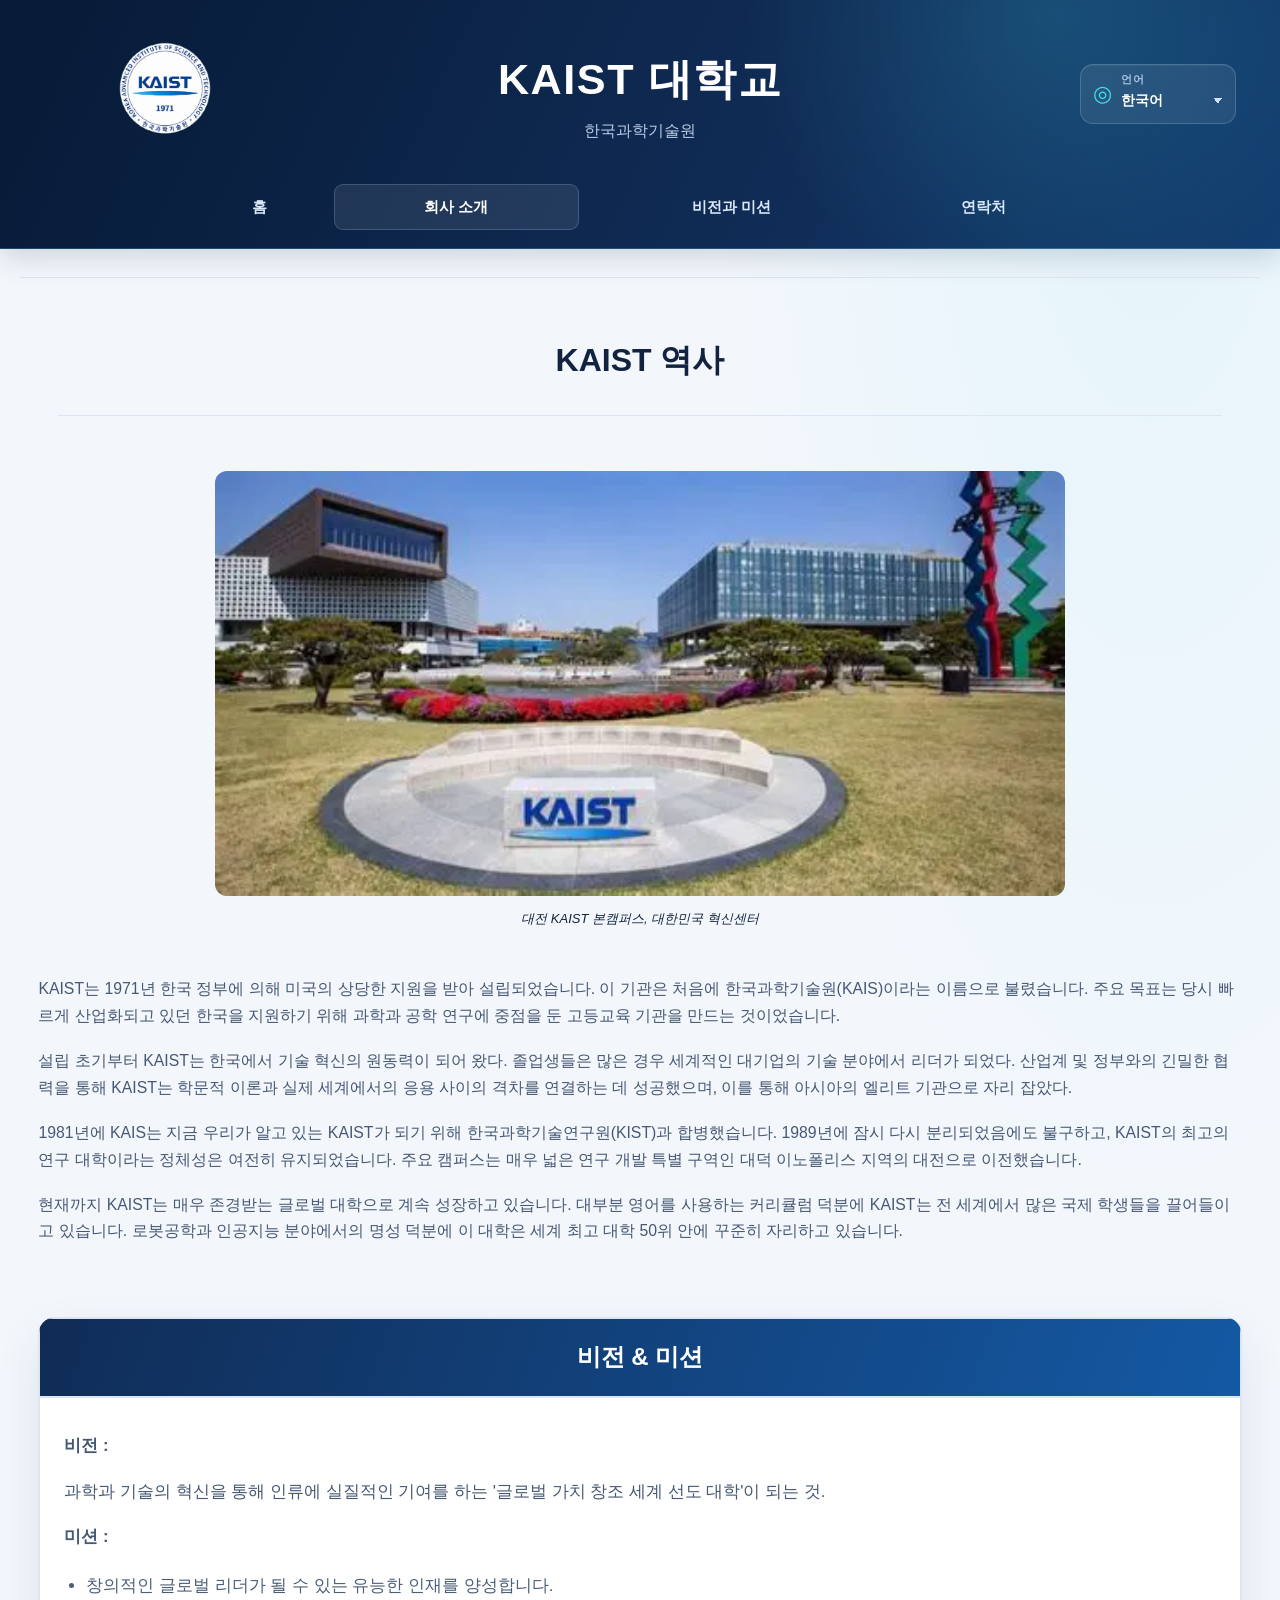
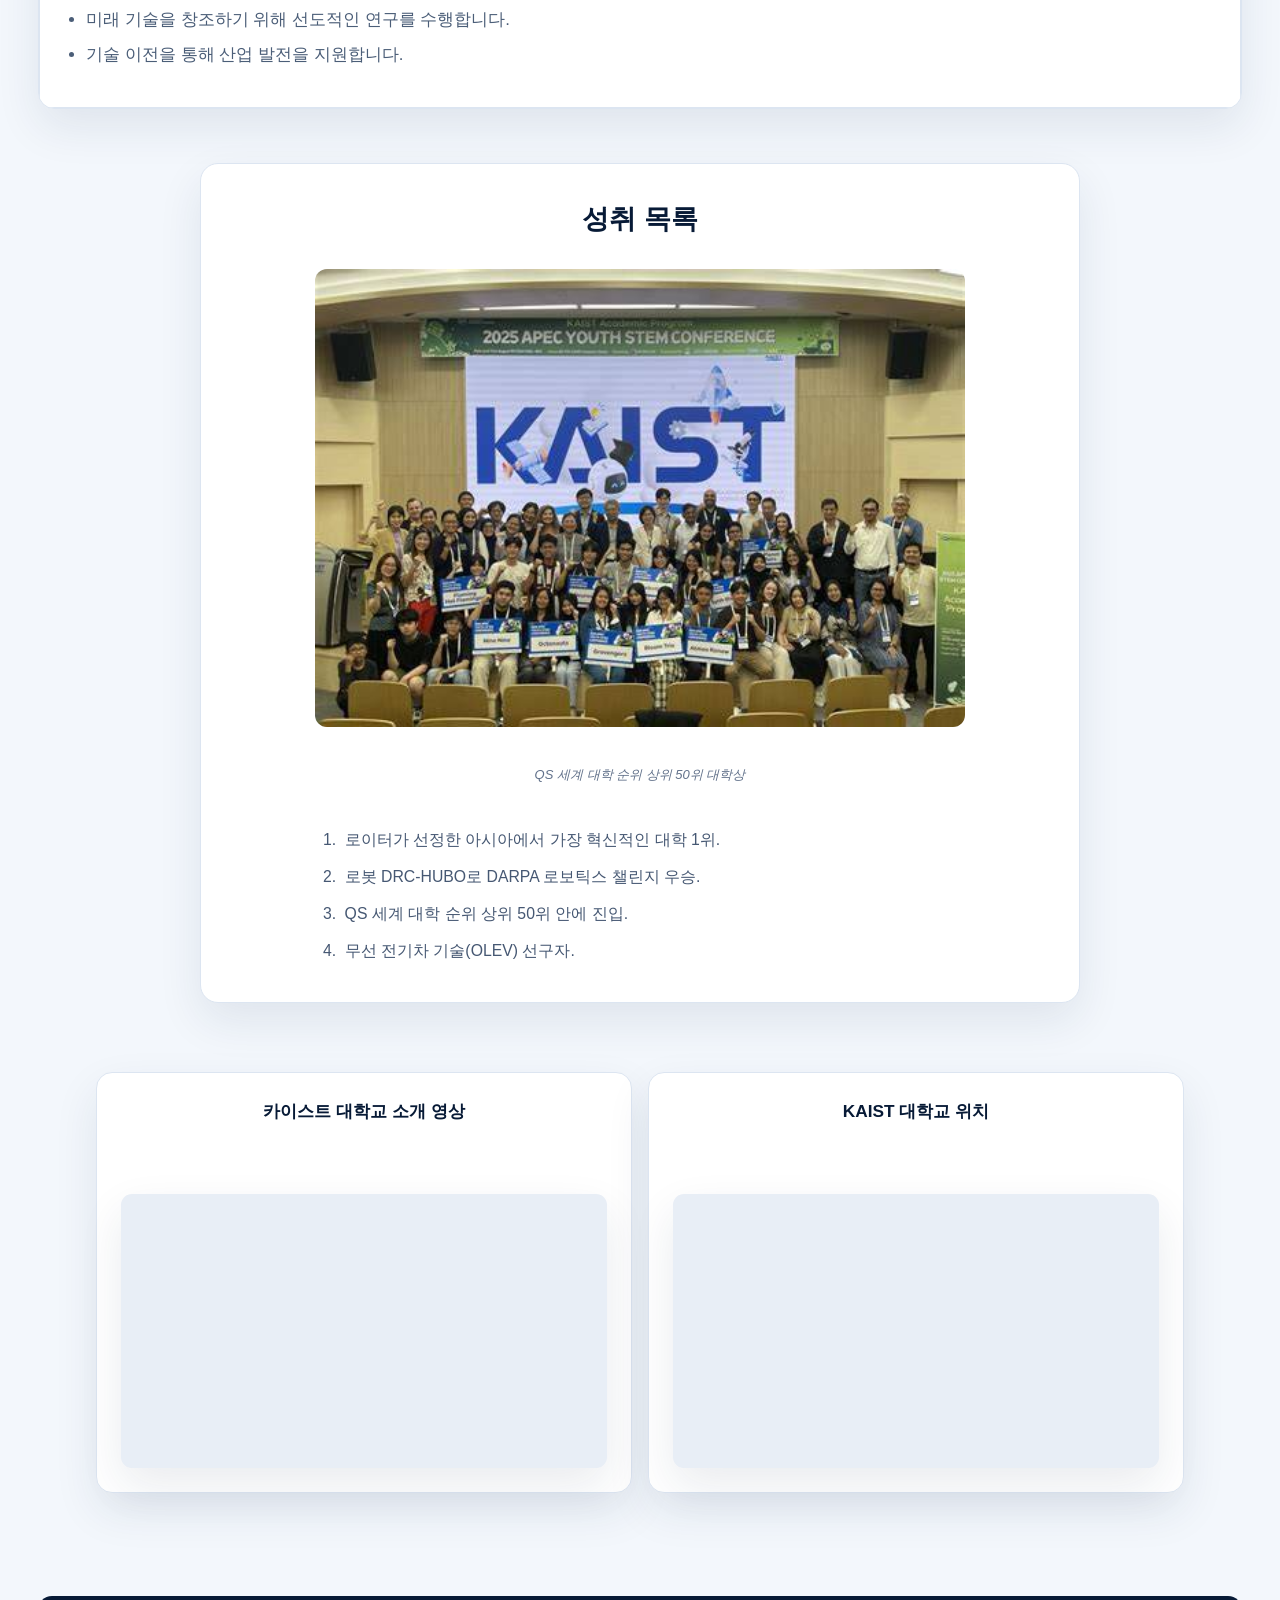
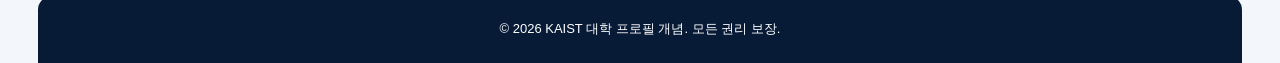
<file: profil.html>
<!DOCTYPE html>
<html lang="id">

<head>
    <meta charset="UTF-8">
    <meta name="viewport" content="width=device-width, initial-scale=1.0">
    <meta name="description"
        content="Selamat datang di website resmi KAIST - Korea Advanced Institute of Science and Technology.">
    <title>카이스트 대학교-University of Kaist</title>
    <link rel="stylesheet" href="style.css">
</head>

<body>

    <header>
        <center>
            <table width="100%" border="0" cellpadding="0" cellspacing="0">
                <tr>
                    <td width="25%" align="left">
                        <img src="image/logo_kaist.jpg" alt="Logo Resmi KAIST" width="250" height="150">
                    </td>

                    <td width="50%" align="center">
                        <font size="7"><b>KAIST 대학교</b></font><br>
                        <font size="4">한국과학기술원</font>
                    </td>

                    <td width="25%" align="right">
                        <div class="language-control">
                            <span class="language-icon" aria-hidden="true">◎</span>
                            <label for="language-select">언어</label>
                            <select id="language-select" aria-label="언어 선택">
                                <option value="ko">한국어</option>
                                <option value="en">English</option>
                            </select>
                        </div>
                    </td>
                </tr>
            </table>

            <nav>
                <table width="60%" border="0">
                    <tr>
                        <td align="center"><a href="index.html">홈</a></td>
                        <td align="center"><a href="profil.html">회사 소개</a></td>
                        <td align="center"><a href="jurusan.html">비전과 미션</a></td>
                        <td align="center"><a href="kontak.html">연락처</a></td>
                    </tr>
                </table>
            </nav>
        </center>
    </header>

    <hr>

    <main>
        <center>
            <br>
            <table width="1000" border="0" cellpadding="0" cellspacing="0">
                <tr>
                    <td align="center">
                        <font size="6"><b>KAIST 역사</b></font>
                        <hr color="navy" width="100">
                        <br>
                    </td>
                </tr>
            </table>

            <table width="1000" border="0" cellpadding="0" cellspacing="0">
                <tr>
                    <td align="center">
                        <img src="image/gambarkaist2.jpg" width="850" alt="Gedung Utama KAIST">
                        <br>
                        <font size="2"><i>대전 KAIST 본캠퍼스, 대한민국 혁신센터</i></font>
                        <br><br>
                    </td>
                </tr>
            </table>

            <table width="1500" border="0" cellpadding="0" cellspacing="0">
                <tr>
                    <td>
                        <p align="justify">
                            KAIST는 1971년 한국 정부에 의해 미국의 상당한 지원을 받아 설립되었습니다. 이 기관은 처음에 한국과학기술원(KAIS)이라는 이름으로 불렸습니다. 주요 목표는
                            당시 빠르게 산업화되고 있던 한국을 지원하기 위해 과학과 공학 연구에 중점을 둔 고등교육 기관을 만드는 것이었습니다.
                        </p>
                        <p align="justify">
                            설립 초기부터 KAIST는 한국에서 기술 혁신의 원동력이 되어 왔다. 졸업생들은 많은 경우 세계적인 대기업의 기술 분야에서 리더가 되었다. 산업계 및 정부와의 긴밀한
                            협력을 통해 KAIST는 학문적 이론과 실제 세계에서의 응용 사이의 격차를 연결하는 데 성공했으며, 이를 통해 아시아의 엘리트 기관으로 자리 잡았다.
                        </p>
                        <p align="justify">
                            1981년에 KAIS는 지금 우리가 알고 있는 KAIST가 되기 위해 한국과학기술연구원(KIST)과 합병했습니다. 1989년에 잠시 다시 분리되었음에도 불구하고,
                            KAIST의 최고의 연구 대학이라는 정체성은 여전히 유지되었습니다. 주요 캠퍼스는 매우 넓은 연구 개발 특별 구역인 대덕 이노폴리스 지역의 대전으로 이전했습니다.
                        </p>
                        <p align="justify">
                            현재까지 KAIST는 매우 존경받는 글로벌 대학으로 계속 성장하고 있습니다. 대부분 영어를 사용하는 커리큘럼 덕분에 KAIST는 전 세계에서 많은 국제 학생들을
                            끌어들이고 있습니다. 로봇공학과 인공지능 분야에서의 명성 덕분에 이 대학은 세계 최고 대학 50위 안에 꾸준히 자리하고 있습니다.
                        </p>
                    </td>
                </tr>
            </table>

            <br><br>

            <table width="850" border="1" bgcolor="white" cellpadding="20" cellspacing="0" bordercolor="navy">
                <tr bgcolor="navy">
                    <td align="center">
                        <font color="white" size="5"><b>비전 & 미션</b></font>
                    </td>
                </tr>
                <tr>
                    <td>
                        <p><b>비전 :</b></p>
                        <p>과학과 기술의 혁신을 통해 인류에 실질적인 기여를 하는 '글로벌 가치 창조 세계 선도 대학'이 되는 것.</p>

                        <p><b>미션 :</b></p>
                        <ul>
                            <li>창의적인 글로벌 리더가 될 수 있는 유능한 인재를 양성합니다.</li>
                            <li>미래 기술을 창조하기 위해 선도적인 연구를 수행합니다.</li>
                            <li>기술 이전을 통해 산업 발전을 지원합니다.</li>
                        </ul>
                    </td>
                </tr>
            </table>

            <br><br>

            <table class="achievement-section" width="850" border="0" cellpadding="0" cellspacing="0">
                <tr>
                    <td align="center">
                        <font size="5"><b>성취 목록</b></font>
                        <br><br>
                    </td>
                </tr>
                <tr>
                    <td align="center">
                        <img src="image/prestasikaist.jpg" width="650" alt="Gedung Utama KAIST">
                        <br>
                        <font size="2"><i>QS 세계 대학 순위 상위 50위 대학상</i></font>
                        <br><br>
                    </td>
                </tr>
                <tr>
                    <td align="left">
                        <ol>
                            <li>로이터가 선정한 아시아에서 가장 혁신적인 대학 1위.</li>
                            <li>로봇 DRC-HUBO로 DARPA 로보틱스 챌린지 우승.</li>
                            <li>QS 세계 대학 순위 상위 50위 안에 진입.</li>
                            <li>무선 전기차 기술(OLEV) 선구자.</li>
                        </ol>
                    </td>
                </tr>
            </table>

            <br><br>

            <center>
                <table class="profile-media" width="1000" border="0" cellpadding="10">
                    <tr>
                        <td align="center">
                            <b>카이스트 대학교 소개 영상</b>
                            <br><br>
                            <iframe width="450" height="250" src="https://www.youtube.com/embed/V70RdtPD09E">
                            </iframe>
                        </td>

                        <td align="center">
                            <b>KAIST 대학교 위치</b>
                            <br><br>
                            <iframe
                                src="https://www.google.com/maps/embed?pb=!1m18!1m12!1m3!1d2794.232507769754!2d127.35781507525716!3d36.37214267237223!2m3!1f0!2f0!3f0!3m2!1i1024!2i768!4f13.1!3m3!1m2!1s0x35654bb616ae884f%3A0x9fa607e06759a2c9!2sKorea%20Advanced%20Institute%20of%20Science%20%26%20Technology%20(KAIST)%2C%20Daejeon!5e1!3m2!1sid!2sid!4v1777700143679!5m2!1sid!2sid"
                                width="300" height="250" style="border:0;" allowfullscreen="" loading="lazy"
                                referrerpolicy="no-referrer-when-downgrade"></iframe>
                        </td>
                    </tr>
                </table>
            </center>

            <br><br>

            <table width="100%" bgcolor="black" cellpadding="20" border="0">
                <tr>
                    <td align="center">
                        <font color="white" size="2">
                            <p>&copy; 2026 KAIST 대학 프로필 개념. 모든 권리 보장.</p>
                        </font>
                    </td>
                </tr>
            </table>
        </center>
    </main>
    <script src="script.js" defer></script>
</body>
</html>
</file>
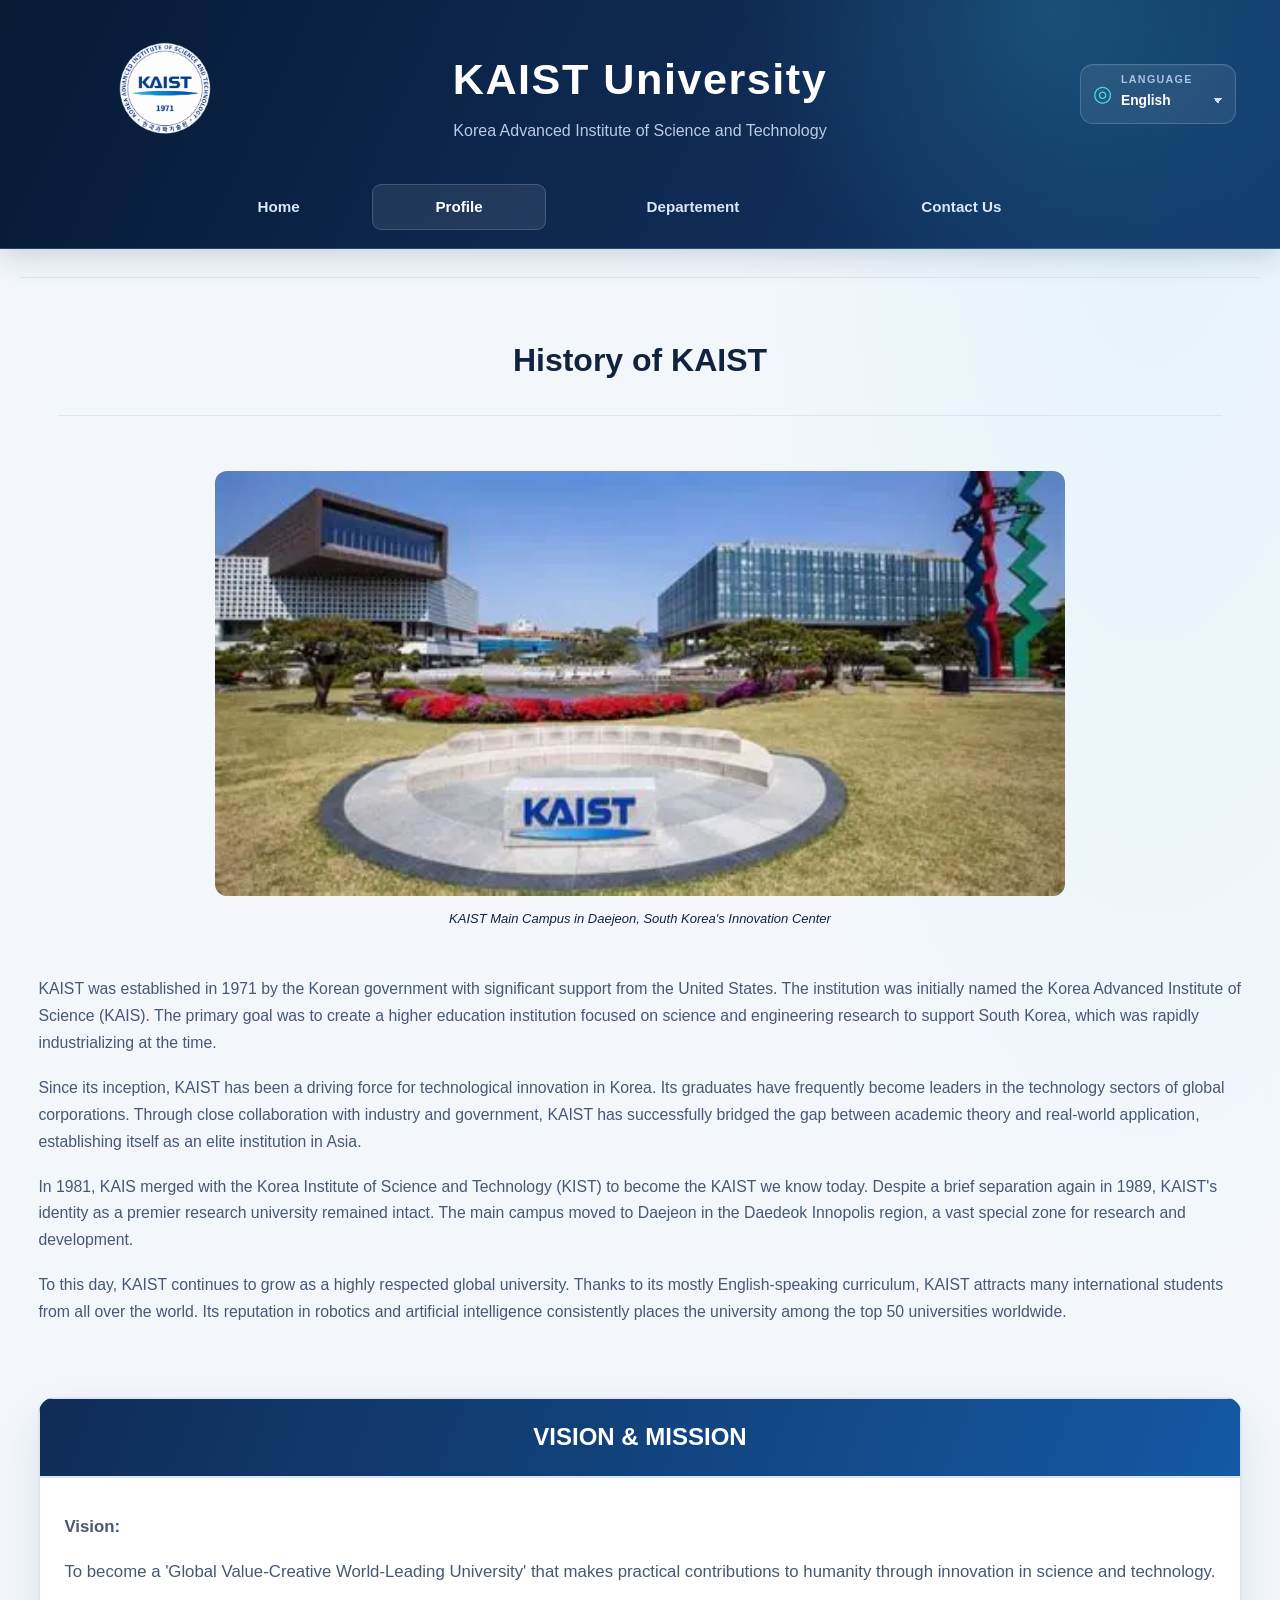
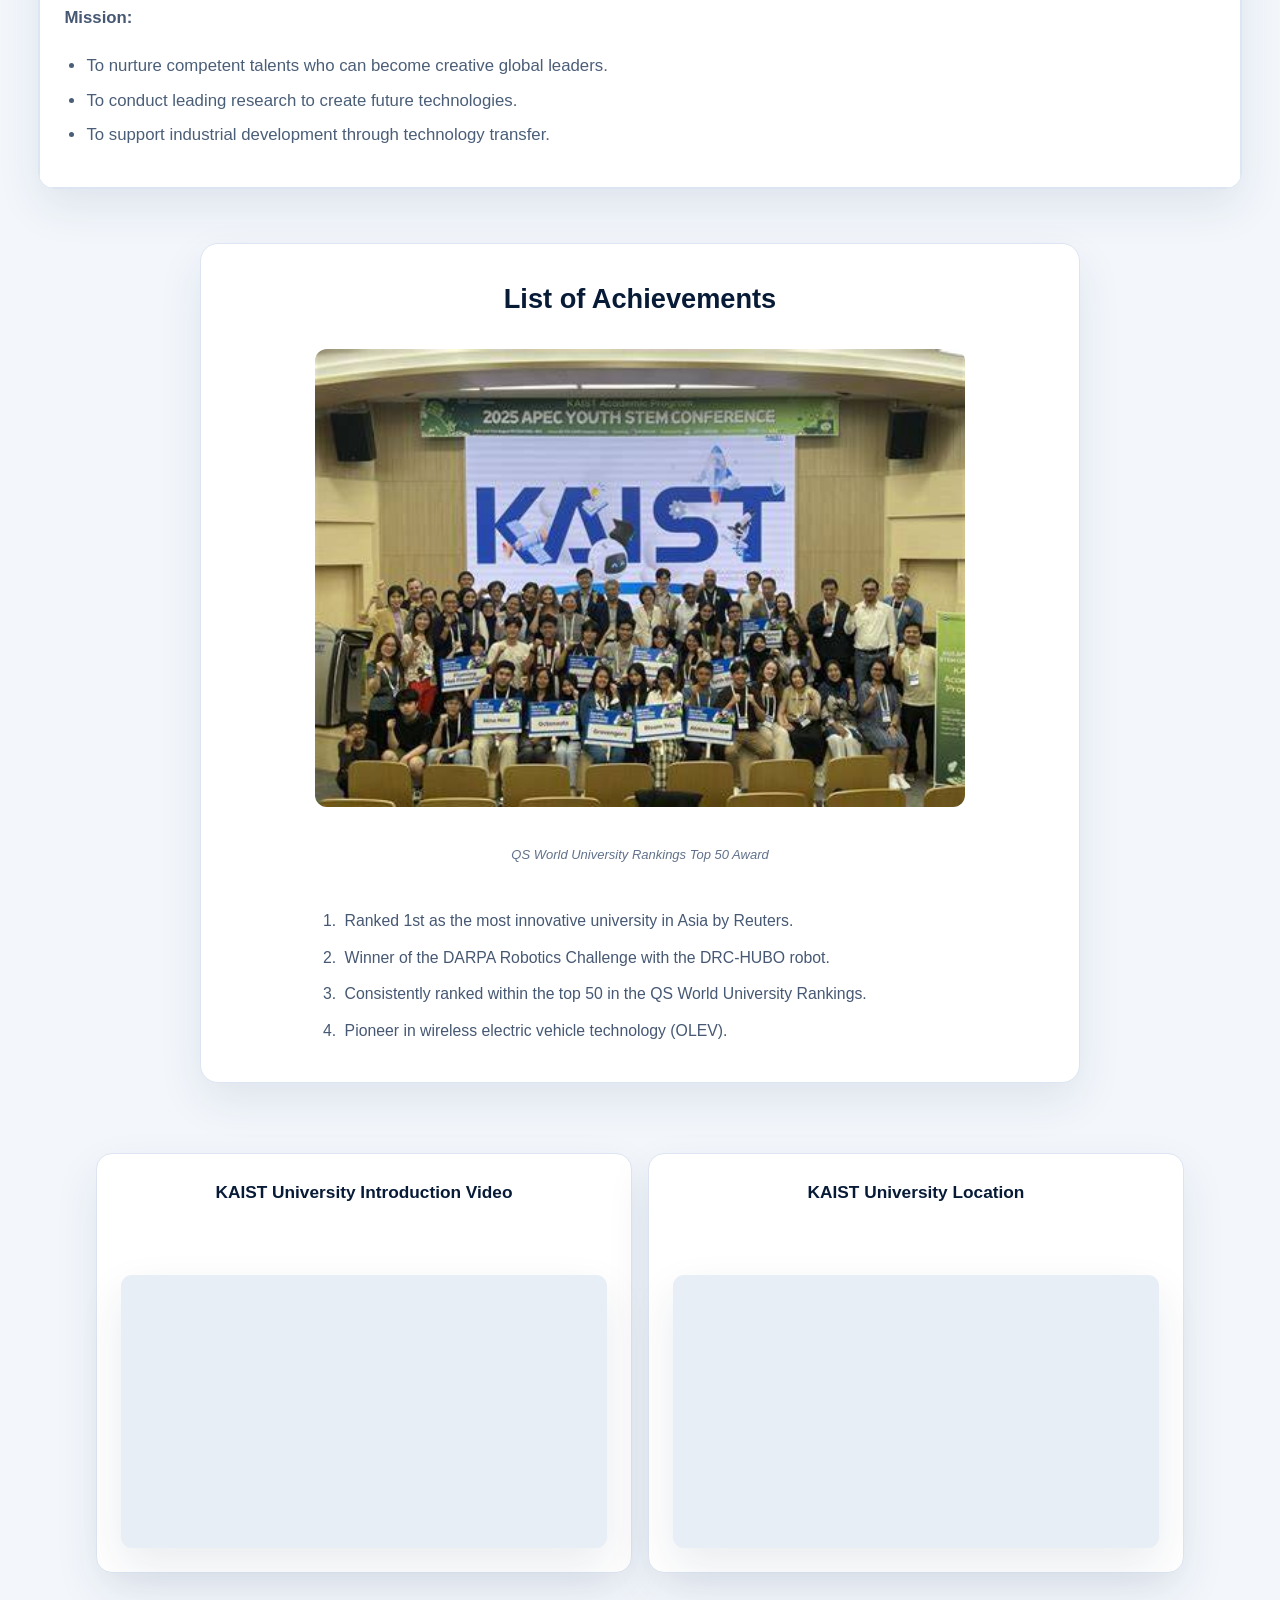
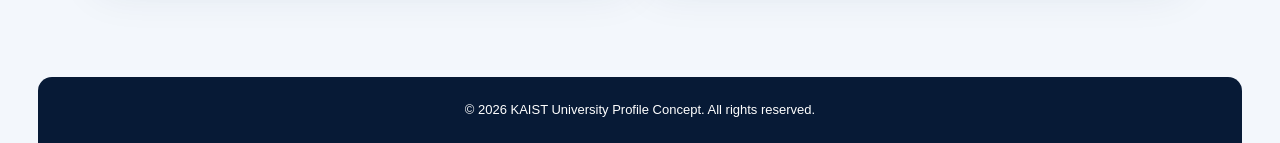
<file: profil_english.html>
<!DOCTYPE html>
<html lang="en">

<head>
    <meta charset="UTF-8">
    <meta name="viewport" content="width=device-width, initial-scale=1.0">
    <meta name="description"
        content="Welcome to the official website of KAIST - Korea Advanced Institute of Science and Technology.">
    <title>카이스트 대학교-University of Kaist</title>
    <link rel="stylesheet" href="style.css">
</head>

<body>

    <header>
        <center>
            <table width="100%" border="0" cellpadding="0" cellspacing="0">
                <tr>
                    <td width="25%" align="left">
                        <img src="image/logo_kaist.jpg" alt="Official KAIST Logo" width="250" height="150">
                    </td>

                    <td width="50%" align="center">
                        <font size="7"><b>KAIST University</b></font><br>
                        <font size="4">Korea Advanced Institute of Science and Technology</font>
                    </td>

                    <td width="25%" align="right">
                        <div class="language-control">
                            <span class="language-icon" aria-hidden="true">◎</span>
                            <label for="language-select">Language</label>
                            <select id="language-select" aria-label="Choose language">
                                <option value="ko">한국어</option>
                                <option value="en">English</option>
                            </select>
                        </div>
                    </td>
                </tr>
            </table>

            <nav>
                <table width="60%" border="0">
                    <tr>
                        <td align="center"><a href="index_english.html">Home</a></td>
                        <td align="center"><a href="profil_english.html">Profile</a></td>
                        <td align="center"><a href="jurusan_english.html">Departement</a></td>
                        <td align="center"><a href="kontak_english.html">Contact Us</a></td>
                    </tr>
                </table>
            </nav>
        </center>
    </header>

    <hr>

    <main>
        <center>
            <br>
            <table width="1000" border="0" cellpadding="0" cellspacing="0">
                <tr>
                    <td align="center">
                        <font size="6"><b>History of KAIST</b></font>
                        <hr color="navy" width="100">
                        <br>
                    </td>
                </tr>
            </table>

            <table width="1000" border="0" cellpadding="0" cellspacing="0">
                <tr>
                    <td align="center">
                        <img src="image/gambarkaist2.jpg" width="850" alt="Gedung Utama KAIST">
                        <br>
                        <font size="2"><i>KAIST Main Campus in Daejeon, South Korea's Innovation Center</i></font>
                        <br><br>
                    </td>
                </tr>
            </table>

            <table width="1500" border="0" cellpadding="0" cellspacing="0">
                <tr>
                    <td>
                        <p align="justify">
                            KAIST was established in 1971 by the Korean government with significant support from the
                            United States. The institution was initially named the Korea Advanced Institute of Science
                            (KAIS). The primary goal was to create a higher education institution focused on science and
                            engineering research to support South Korea, which was rapidly industrializing at the time.
                        </p>
                        <p align="justify">
                            Since its inception, KAIST has been a driving force for technological innovation in Korea.
                            Its graduates have frequently become leaders in the technology sectors of global
                            corporations. Through close collaboration with industry and government, KAIST has
                            successfully bridged the gap between academic theory and real-world application,
                            establishing itself as an elite institution in Asia.
                        </p>
                        <p align="justify">
                            In 1981, KAIS merged with the Korea Institute of Science and Technology (KIST) to become the
                            KAIST we know today. Despite a brief separation again in 1989, KAIST's identity as a premier
                            research university remained intact. The main campus moved to Daejeon in the Daedeok
                            Innopolis region, a vast special zone for research and development.
                        </p>
                        <p align="justify">
                            To this day, KAIST continues to grow as a highly respected global university. Thanks to its
                            mostly English-speaking curriculum, KAIST attracts many international students from all over
                            the world. Its reputation in robotics and artificial intelligence consistently places the
                            university among the top 50 universities worldwide.
                        </p>
                    </td>
                </tr>
            </table>

            <br><br>

            <table width="850" border="1" bgcolor="white" cellpadding="20" cellspacing="0" bordercolor="navy">
                <tr bgcolor="navy">
                    <td align="center">
                        <font color="white" size="5"><b>VISION & MISSION</b></font>
                    </td>
                </tr>
                <tr>
                    <td>
                        <p><b>Vision:</b></p>
                        <p>To become a 'Global Value-Creative World-Leading University' that makes practical
                            contributions to humanity through innovation in science and technology.</p>

                        <p><b>Mission:</b></p>
                        <ul>
                            <li>To nurture competent talents who can become creative global leaders.</li>
                            <li>To conduct leading research to create future technologies.</li>
                            <li>To support industrial development through technology transfer.</li>
                        </ul>
                    </td>
                </tr>
            </table>

            <br><br>

            <table class="achievement-section" width="850" border="0" cellpadding="0" cellspacing="0">
                <tr>
                    <td align="center">
                        <font size="5"><b>List of Achievements</b></font>
                        <br><br>
                    </td>
                </tr>
                <tr>
                    <td align="center">
                        <img src="image/prestasikaist.jpg" width="650" alt="Gedung Utama KAIST">
                        <br>
                        <font size="2"><i>QS World University Rankings Top 50 Award</i></font>
                        <br><br>
                    </td>
                </tr>
                <tr>
                    <td align="left">
                        <ol>
                            <li>Ranked 1st as the most innovative university in Asia by Reuters.</li>
                            <li>Winner of the DARPA Robotics Challenge with the DRC-HUBO robot.</li>
                            <li>Consistently ranked within the top 50 in the QS World University Rankings.</li>
                            <li>Pioneer in wireless electric vehicle technology (OLEV).</li>
                        </ol>
                    </td>
                </tr>
            </table>

            <br><br>

            <center>
                <table class="profile-media" width="1000" border="0" cellpadding="10">
                    <tr>
                        <td align="center">
                            <b>KAIST University Introduction Video</b>
                            <br><br>
                            <iframe width="450" height="250" src="https://www.youtube.com/embed/V70RdtPD09E">
                            </iframe>
                        </td>

                        <td align="center">
                            <b>KAIST University Location</b>
                            <br><br>
                            <iframe
                                src="https://www.google.com/maps/embed?pb=!1m18!1m12!1m3!1d2794.232507769754!2d127.
                        35781507525716!3d36.37214267237223!2m3!1f0!2f0!3f0!3m2!1i1024!2i768!4f13.1!3m3!1m2!1s0x35654bb616ae884f%3A0x9fa607e06759a2c9!
                        2sKorea%20Advanced%20Institute%20of%20Science%20%26%20Technology%20(KAIST)%2C%20Daejeon!5e1!3m2!1sid!2sid!4v1777700143679!5m2!1sid!2sid"
                                width="300" height="250" style="border:0;" allowfullscreen="" loading="lazy"
                                referrerpolicy="no-referrer-when-downgrade"></iframe>
                        </td>
                    </tr>
                </table>
            </center>

            <br><br>

            <table width="100%" bgcolor="black" cellpadding="20" border="0">
                <tr>
                    <td align="center">
                        <font color="white" size="2">
                            <p>© 2026 KAIST University Profile Concept. All rights reserved.</p>
                        </font>
                    </td>
                </tr>
            </table>
        </center>
    </main>
    <script src="script.js" defer></script>
</body>
</html>
</file>
<file: style.css>
:root {
    color-scheme: light;
    --ink: #11233f;
    --muted: #61718a;
    --navy: #071a36;
    --blue: #1459d9;
    --cyan: #42d9ec;
    --line: #dce5f1;
    --surface: #ffffff;
    --page: #f3f7fc;
    --content-max: 1360px;
    --shadow: 0 18px 45px rgba(18, 45, 82, 0.09);
}

html[data-viewport-mode="compact"] {
    --content-max: 1100px;
}

html[data-viewport-mode="tablet"] {
    --content-max: 1120px;
}

html[data-viewport-mode="desktop"] {
    --content-max: 1360px;
}

html[data-viewport-mode="wide"] {
    --content-max: 1600px;
}

* {
    box-sizing: border-box;
}

html {
    scroll-behavior: smooth;
}

body {
    margin: 0;
    color: var(--ink);
    background:
        radial-gradient(ellipse at 90% 0%, rgba(66, 217, 236, 0.09), transparent 28rem),
        var(--page);
    font-family: "Segoe UI", "Malgun Gothic", Arial, sans-serif;
    font-size: clamp(15px, 0.18vw + 13.5px, 17px);
    line-height: 1.7;
}

header {
    position: relative;
    z-index: 1;
    padding: 18px clamp(18px, 5vw, 72px) 0;
    color: #fff;
    background:
        radial-gradient(circle at 82% 5%, rgba(66, 217, 236, 0.17), transparent 19rem),
        linear-gradient(115deg, #071a36 0%, #102c56 62%, #123e70 100%);
    border-bottom: 1px solid rgba(117, 205, 255, 0.24);
    box-shadow: 0 8px 28px rgba(7, 26, 54, 0.16);
}

header > center > table:first-child {
    width: min(100%, var(--content-max));
    margin: 0 auto;
    table-layout: fixed;
}

header > center > table:first-child td {
    padding: 8px;
}

header img {
    display: block;
    width: min(100%, 270px);
    height: auto;
    max-height: 136px;
    object-fit: contain;
    object-position: left center;
    border-radius: 10px;
}

header font[size="7"] {
    color: #fff;
    font-size: clamp(1.65rem, 4vw, 2.7rem);
    letter-spacing: 0.035em;
}

header font[size="4"] {
    color: #b9cce5;
    font-size: clamp(0.78rem, 1.7vw, 1rem);
}

.language-control {
    display: inline-grid;
    grid-template-columns: auto minmax(0, 1fr);
    align-items: center;
    column-gap: 9px;
    min-width: 156px;
    padding: 8px 12px;
    text-align: left;
    background: rgba(255, 255, 255, 0.08);
    border: 1px solid rgba(203, 228, 255, 0.2);
    border-radius: 13px;
    box-shadow: inset 0 1px 0 rgba(255, 255, 255, 0.06);
    transition: background 160ms ease, border-color 160ms ease, box-shadow 160ms ease;
}

.language-control:hover,
.language-control:focus-within {
    background: rgba(255, 255, 255, 0.13);
    border-color: rgba(140, 220, 255, 0.55);
    box-shadow: 0 0 0 3px rgba(66, 217, 236, 0.08);
}

.language-icon {
    grid-row: 1 / span 2;
    color: var(--cyan);
    font-size: 1.35rem;
    line-height: 1;
}

.language-control label {
    color: #a9c3e2;
    font-size: 0.67rem;
    font-weight: 700;
    letter-spacing: 0.12em;
    line-height: 1.2;
    text-transform: uppercase;
}

.language-control select {
    grid-column: 2;
    width: 100%;
    max-width: 100%;
    padding: 3px 20px 3px 0;
    color: #fff;
    font: inherit;
    font-size: 0.86rem;
    font-weight: 600;
    background-color: transparent;
    background-image:
        linear-gradient(45deg, transparent 50%, #cde1f8 50%),
        linear-gradient(135deg, #cde1f8 50%, transparent 50%);
    background-position:
        calc(100% - 5px) 50%,
        100% 50%;
    background-repeat: no-repeat;
    background-size: 5px 5px, 5px 5px;
    border: 0;
    border-radius: 0;
    cursor: pointer;
    appearance: none;
}

.language-control select:focus-visible {
    outline: 2px solid var(--cyan);
    outline-offset: 3px;
}

.language-control select option {
    color: var(--ink);
    background: #fff;
}

header nav {
    padding: 12px 0 16px;
}

header nav table {
    width: min(100%, 900px);
    margin: 0 auto;
}

header nav td {
    padding: 0 5px;
}

header nav a {
    display: block;
    padding: 9px 14px;
    color: #d9e7f8;
    font-size: 0.95rem;
    font-weight: 600;
    text-decoration: none;
    border: 1px solid transparent;
    border-radius: 9px;
    transition: color 160ms ease, background 160ms ease, border-color 160ms ease;
}

header nav a:hover,
header nav a:focus-visible,
header nav a[aria-current="page"] {
    color: #fff;
    background: rgba(255, 255, 255, 0.09);
    border-color: rgba(185, 224, 255, 0.2);
}

hr {
    width: min(var(--content-max), calc(100% - 40px));
    margin: 28px auto;
    border: 0;
    border-top: 1px solid var(--line);
}

main {
    width: min(100%, calc(var(--content-max) + 100px));
    margin: 0 auto;
    padding: 0 clamp(16px, 3vw, 48px);
}

main > center {
    display: block;
}

main h2,
main > center > font[size="6"] {
    color: var(--navy);
    font-size: clamp(1.8rem, 4vw, 2.7rem);
    line-height: 1.2;
    letter-spacing: -0.035em;
}

main > article > center > h2 {
    margin: 34px auto 18px;
}

main p {
    color: #465873;
}

main p[align="justify"] {
    max-width: min(100%, calc(var(--content-max) - 100px));
    margin: 18px auto;
    text-align: left;
}

main table[width="1500"],
main table[width="1200"],
main table[width="1000"],
main table[width="850"] {
    width: min(100%, var(--content-max));
    margin-right: auto;
    margin-left: auto;
}

main article > center > table[width="100%"] {
    max-width: var(--content-max);
}

main figure {
    width: min(100%, var(--content-max));
    margin: 28px auto 40px;
    padding: 10px;
    overflow: hidden;
    background: var(--surface);
    border: 1px solid rgba(210, 223, 239, 0.9);
    border-radius: 18px;
    box-shadow: var(--shadow);
}

main figure img {
    display: block;
    width: 100%;
    max-height: 520px;
    object-fit: cover;
    border-radius: 12px;
}

figcaption {
    padding: 12px 8px 5px;
    color: var(--muted);
    font-size: 0.88rem;
}

main > section > center > table[width="1500"]:first-child {
    margin-top: 16px;
}

main > section > center > table[width="1500"]:first-child font {
    color: var(--navy);
    font-size: clamp(1.7rem, 3vw, 2.2rem);
}

main > section > center > table[width="1500"]:nth-of-type(2) {
    margin-top: 22px;
}

main > section > center > table[width="1500"]:nth-of-type(2) > tbody > tr > td {
    display: grid;
    grid-template-columns: repeat(2, minmax(0, 1fr));
    gap: clamp(14px, 2vw, 26px);
}

main > section > center > table[width="1500"]:nth-of-type(2) > tbody > tr > td > br {
    display: none;
}

main > section article {
    display: block;
    width: 100%;
    margin: 0;
    padding: 22px;
    background: var(--surface);
    border: 1px solid var(--line);
    border-radius: 16px;
    box-shadow: 0 10px 30px rgba(18, 45, 82, 0.06);
}

main > section article h3 {
    margin: 0 0 14px;
    color: var(--navy);
    font-size: 1.2rem;
}

main > section article img {
    width: 100%;
    max-height: 260px;
    object-fit: cover;
    border-radius: 11px;
}

main > section article p:last-child {
    margin-bottom: 0;
    color: var(--muted);
    font-size: 0.88rem;
}

mark {
    padding: 0.08em 0.4em;
    color: #07506a;
    background: #d6f7fb;
    border-radius: 5px;
}

main table[border="1"] {
    overflow: hidden;
    color: var(--ink);
    background: var(--surface);
    border: 1px solid var(--line);
    border-collapse: separate;
    border-spacing: 0;
    border-radius: 16px;
    box-shadow: var(--shadow);
}

main table[border="1"] th {
    padding: 16px;
    color: #fff;
    background: linear-gradient(110deg, #12386b, #1764c5);
    text-align: center;
}

main table[border="1"] td {
    padding: 20px;
    border-top: 1px solid var(--line);
}

main table[border="1"] td:first-child {
    color: var(--navy);
    font-size: 1.05rem;
}

main table[border="1"] ul {
    padding-left: 22px;
    color: #4b5e78;
}

main table[border="1"] li {
    padding: 3px 0;
}

main table[border="1"] img {
    display: block;
    width: 100%;
    max-width: 390px;
    height: auto;
    border-radius: 11px;
}

main table[width="100%"][bgcolor="black"] {
    width: min(100%, var(--content-max));
    margin: 34px auto 0;
    color: #dce9f8;
    background: var(--navy);
    border-radius: 14px 14px 0 0;
}

main table[width="100%"][bgcolor="black"] p {
    margin: 0;
    color: inherit;
}

main table[width="1000"] td,
main table[width="850"] td {
    vertical-align: top;
}

main table[width="850"][border="1"] {
    overflow: hidden;
    border-color: var(--line);
}

main table[width="850"][border="1"] td {
    padding: 18px 24px;
}

main table[width="850"][border="1"] tr:first-child td,
main table[width="850"][border="1"] tr:first-child {
    color: #fff;
    background: linear-gradient(110deg, #102c56, #1459a4);
}

main table[width="850"][border="1"] tr:first-child font {
    color: #fff;
}

.achievement-section {
    width: min(100%, 880px) !important;
    margin: 0 auto;
    padding: clamp(18px, 3vw, 32px);
    background: var(--surface);
    border: 1px solid var(--line);
    border-radius: 18px;
    box-shadow: var(--shadow);
}

.achievement-section tr:first-child font {
    color: var(--navy);
    font-size: clamp(1.35rem, 2.5vw, 1.7rem);
}

.achievement-section tr:nth-child(2) img {
    display: block;
    width: min(100%, 650px);
    height: auto;
    margin: 0 auto;
    border-radius: 12px;
}

.achievement-section tr:nth-child(2) font {
    display: inline-block;
    margin-top: 10px;
    color: var(--muted);
}

.achievement-section tr:nth-child(3) td {
    padding-top: 8px;
}

.achievement-section ol {
    width: min(100%, 650px);
    margin: 0 auto;
    padding-left: 1.6rem;
    color: #465873;
    text-align: left;
}

.achievement-section li {
    padding: 5px 0 5px 4px;
}

.profile-media {
    width: min(100%, 1120px) !important;
    margin: 0 auto;
    border-spacing: 16px;
    table-layout: fixed;
}

.profile-media td {
    width: 50%;
    padding: clamp(14px, 2vw, 24px);
    vertical-align: top;
    background: var(--surface);
    border: 1px solid var(--line);
    border-radius: 16px;
    box-shadow: var(--shadow);
}

.profile-media td > b {
    display: block;
    margin-bottom: 14px;
    color: var(--navy);
    font-size: 1.08rem;
}

.profile-media iframe {
    display: block;
    width: 100%;
    height: auto;
    aspect-ratio: 16 / 9;
    background: #e8eef6;
    border: 0;
    border-radius: 11px;
}

main table[width="850"] img,
main table[width="1000"] img {
    max-width: 100%;
    height: auto;
    border-radius: 12px;
}

main iframe {
    max-width: 100%;
    border: 0;
    border-radius: 12px;
    box-shadow: var(--shadow);
}

main table[width="1200"][border="0"] {
    overflow: hidden;
    background: transparent;
    border-spacing: 16px;
    table-layout: fixed;
}

main table[width="1200"][border="0"] > tbody > tr > td {
    padding: 24px;
    background: var(--surface);
    border: 1px solid var(--line);
    border-radius: 16px;
    box-shadow: var(--shadow);
}

main table[width="1200"][border="0"] > tbody > tr > td:first-child {
    width: 60%;
}

main table[width="1200"][border="0"] > tbody > tr > td:last-child {
    background: linear-gradient(145deg, #e8f1fc, #f6f9fd);
}

main table[width="1200"] font[size="5"] {
    color: var(--blue);
}

main form table {
    border-collapse: separate;
    border-spacing: 0 7px;
}

main form td {
    padding: 6px 8px !important;
    color: #465873;
}

input,
select,
textarea {
    max-width: 100%;
    font: inherit;
}

main form input[type="text"],
main form input[type="email"],
main form select,
main form textarea {
    width: 100%;
    padding: 11px 13px;
    color: var(--ink);
    background: #f9fbfe;
    border: 1px solid #d4deeb;
    border-radius: 9px;
    outline: none;
    transition: border-color 160ms ease, box-shadow 160ms ease;
}

main form input:focus,
main form select:focus,
main form textarea:focus {
    border-color: #4385ed;
    box-shadow: 0 0 0 3px rgba(20, 89, 217, 0.12);
}

main form input[type="submit"],
main form input[type="reset"] {
    margin: 5px 7px 0 0;
    padding: 10px 17px;
    color: #fff;
    background: var(--blue);
    border: 0;
    border-radius: 8px;
    cursor: pointer;
    transition: transform 160ms ease, background 160ms ease;
}

main form input[type="reset"] {
    color: #34506f;
    background: #eaf0f8;
}

main form input[type="submit"]:hover,
main form input[type="reset"]:hover {
    transform: translateY(-1px);
}

main form input[type="submit"]:hover {
    background: #0f49b3;
}

code {
    padding: 3px 7px;
    color: #1554ae;
    background: #e8f1ff;
    border-radius: 5px;
}

.back-to-top {
    position: fixed;
    z-index: 5;
    right: 24px;
    bottom: 24px;
    display: grid;
    width: 48px;
    height: 48px;
    place-items: center;
    color: #fff;
    background: linear-gradient(145deg, #1764c5, #12386b);
    border: 1px solid rgba(255, 255, 255, 0.35);
    border-radius: 50%;
    box-shadow: 0 8px 24px rgba(7, 26, 54, 0.24);
    cursor: pointer;
    opacity: 0;
    pointer-events: none;
    transform: translateY(10px);
    transition: opacity 180ms ease, transform 180ms ease, background 180ms ease;
}

.back-to-top span {
    font-size: 1.5rem;
    line-height: 1;
}

.back-to-top.is-visible {
    opacity: 1;
    pointer-events: auto;
    transform: translateY(0);
}

.back-to-top:hover {
    background: linear-gradient(145deg, #2582e9, #1459a4);
}

.reveal-item {
    opacity: 0;
    transform: translateY(18px);
    transition: opacity 500ms ease, transform 500ms ease;
}

.reveal-item.is-revealed {
    opacity: 1;
    transform: translateY(0);
}

.form-status {
    margin: 16px 0 0;
    padding: 12px 14px;
    color: #075b45;
    background: #e1f7ed;
    border: 1px solid #b6e9d1;
    border-radius: 9px;
}

.form-status[hidden] {
    display: none;
}

footer {
    margin-top: 32px;
    padding: 18px;
    color: #bdcbe0;
    background: var(--navy);
}

footer p {
    margin: 0;
}

@media (min-width: 1200px) {
    header {
        padding-right: max(36px, calc((100vw - var(--content-max)) / 2));
        padding-left: max(36px, calc((100vw - var(--content-max)) / 2));
    }

    main table[border="1"] td {
        padding: clamp(18px, 1.8vw, 28px);
    }

    main table[border="1"] img {
        max-width: min(100%, 460px);
    }
}

@media (min-width: 721px) and (max-width: 1100px) {
    main {
        padding-right: clamp(24px, 4vw, 40px);
        padding-left: clamp(24px, 4vw, 40px);
    }

    main table[width="1200"][border="0"] {
        border-spacing: 12px;
    }
}

@media (min-width: 1600px) {
    main {
        padding-right: clamp(48px, 4vw, 80px);
        padding-left: clamp(48px, 4vw, 80px);
    }

    main > section article {
        padding: 28px;
    }
}

@media (max-width: 960px) {
    main > section > center > table[width="1500"]:nth-of-type(2) > tbody > tr > td {
        grid-template-columns: 1fr;
    }

    main table[width="1200"][border="0"] > tbody > tr > td {
        display: block;
        width: 100% !important;
    }

    main table[width="1200"][border="0"] > tbody > tr > td + td {
        margin-top: 14px;
    }
}

@media (max-width: 720px) {
    body {
        font-size: 15px;
    }

    header {
        padding: 10px 14px 0;
    }

    header > center > table:first-child {
        display: grid;
        grid-template-columns: minmax(0, 1fr);
        width: 100%;
        table-layout: auto;
    }

    header > center > table:first-child tbody,
    header > center > table:first-child tr {
        display: contents;
    }

    header > center > table:first-child td {
        width: auto !important;
        padding: 5px;
        vertical-align: middle;
    }

    header > center > table:first-child td:first-child {
        grid-column: 1;
        grid-row: 1;
        text-align: center;
    }

    header > center > table:first-child td:nth-child(2) {
        grid-column: 1;
        grid-row: 2;
        text-align: center;
    }

    header > center > table:first-child td:nth-child(3) {
        grid-column: 1;
        grid-row: 3;
        text-align: center;
    }

    header img {
        width: min(100%, 136px);
        min-width: 96px;
        max-height: 92px;
        margin: 0 auto;
        object-position: center;
    }

    header font[size="7"] {
        font-size: clamp(1.45rem, 6vw, 2rem);
    }

    header font[size="4"] {
        font-size: clamp(0.78rem, 3.5vw, 0.95rem);
    }

    .language-control {
        min-width: 148px;
        padding: 7px 10px;
    }

    .language-control select {
        font-size: 0.8rem;
    }

    header nav {
        padding: 8px 0 12px;
    }

    header nav a {
        padding: 8px 4px;
        font-size: 0.78rem;
    }

    main {
        padding-right: 14px;
        padding-left: 14px;
    }

    main table[width="1500"],
    main table[width="1200"],
    main table[width="1000"],
    main table[width="850"] {
        width: 100%;
    }

    main > section article {
        display: block;
        width: 100%;
    }

    main table[border="1"] {
        display: block;
        overflow-x: auto;
    }

    main table[border="1"] th,
    main table[border="1"] td {
        min-width: 110px;
        padding: 12px;
    }

    main table[width="1200"][border="0"] {
        border-spacing: 0 12px;
    }

    main table[width="1200"][border="0"] > tbody,
    main table[width="1200"][border="0"] > tbody > tr {
        display: block;
        width: 100%;
    }

    main table[width="1200"][border="0"] > tbody > tr > td {
        display: block;
        width: 100% !important;
        padding: 18px;
    }

    main table[width="1200"][border="0"] > tbody > tr > td + td {
        margin-top: 12px;
    }

    main form table,
    main form tbody,
    main form tr,
    main form td {
        display: block;
        width: 100%;
    }

    main form td {
        padding: 4px 0 !important;
    }

    .back-to-top {
        right: 16px;
        bottom: 16px;
        width: 44px;
        height: 44px;
    }

    main table[width="1000"] tr,
    main table[width="1000"] td {
        display: block;
        width: 100%;
    }

    main table[width="1000"] iframe {
        width: 100%;
    }

    .profile-media {
        border-spacing: 0 12px;
    }

    .profile-media tbody,
    .profile-media tr {
        display: block;
        width: 100%;
    }

    .profile-media td {
        display: block;
        width: 100%;
    }

    .profile-media td + td {
        margin-top: 12px;
    }
}

@media (max-width: 420px) {
    header {
        padding-right: 10px;
        padding-left: 10px;
    }

    header nav a {
        font-size: 0.72rem;
    }

    header img {
        width: min(100%, 120px);
        min-width: 88px;
    }

    main {
        padding-right: 10px;
        padding-left: 10px;
    }

    main > section article,
    main table[width="1200"][border="0"] > tbody > tr > td {
        padding: 14px;
    }

    main table[border="1"] th,
    main table[border="1"] td {
        padding: 9px;
    }
}

@media (prefers-reduced-motion: reduce) {
    *,
    *::before,
    *::after {
        scroll-behavior: auto !important;
        transition-duration: 0.01ms !important;
    }

    .reveal-item {
        opacity: 1;
        transform: none;
    }
}
</file>
